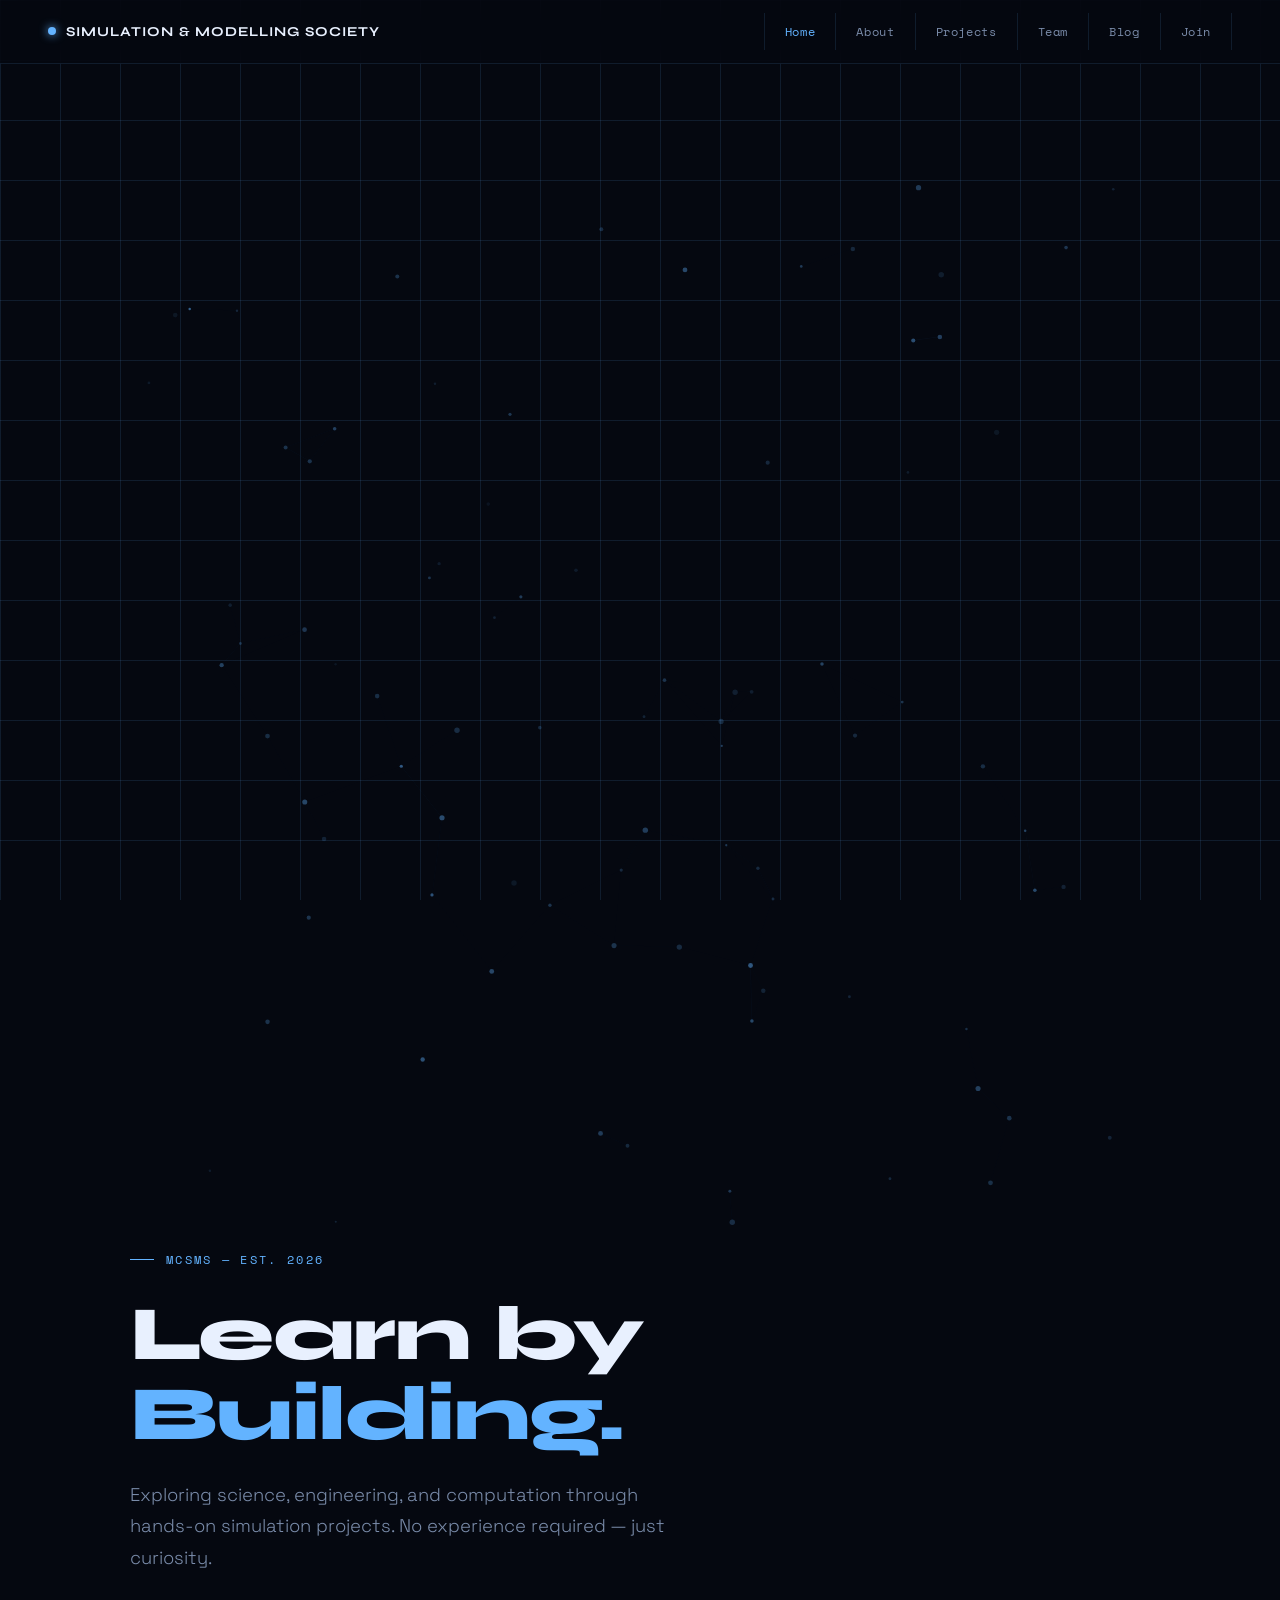
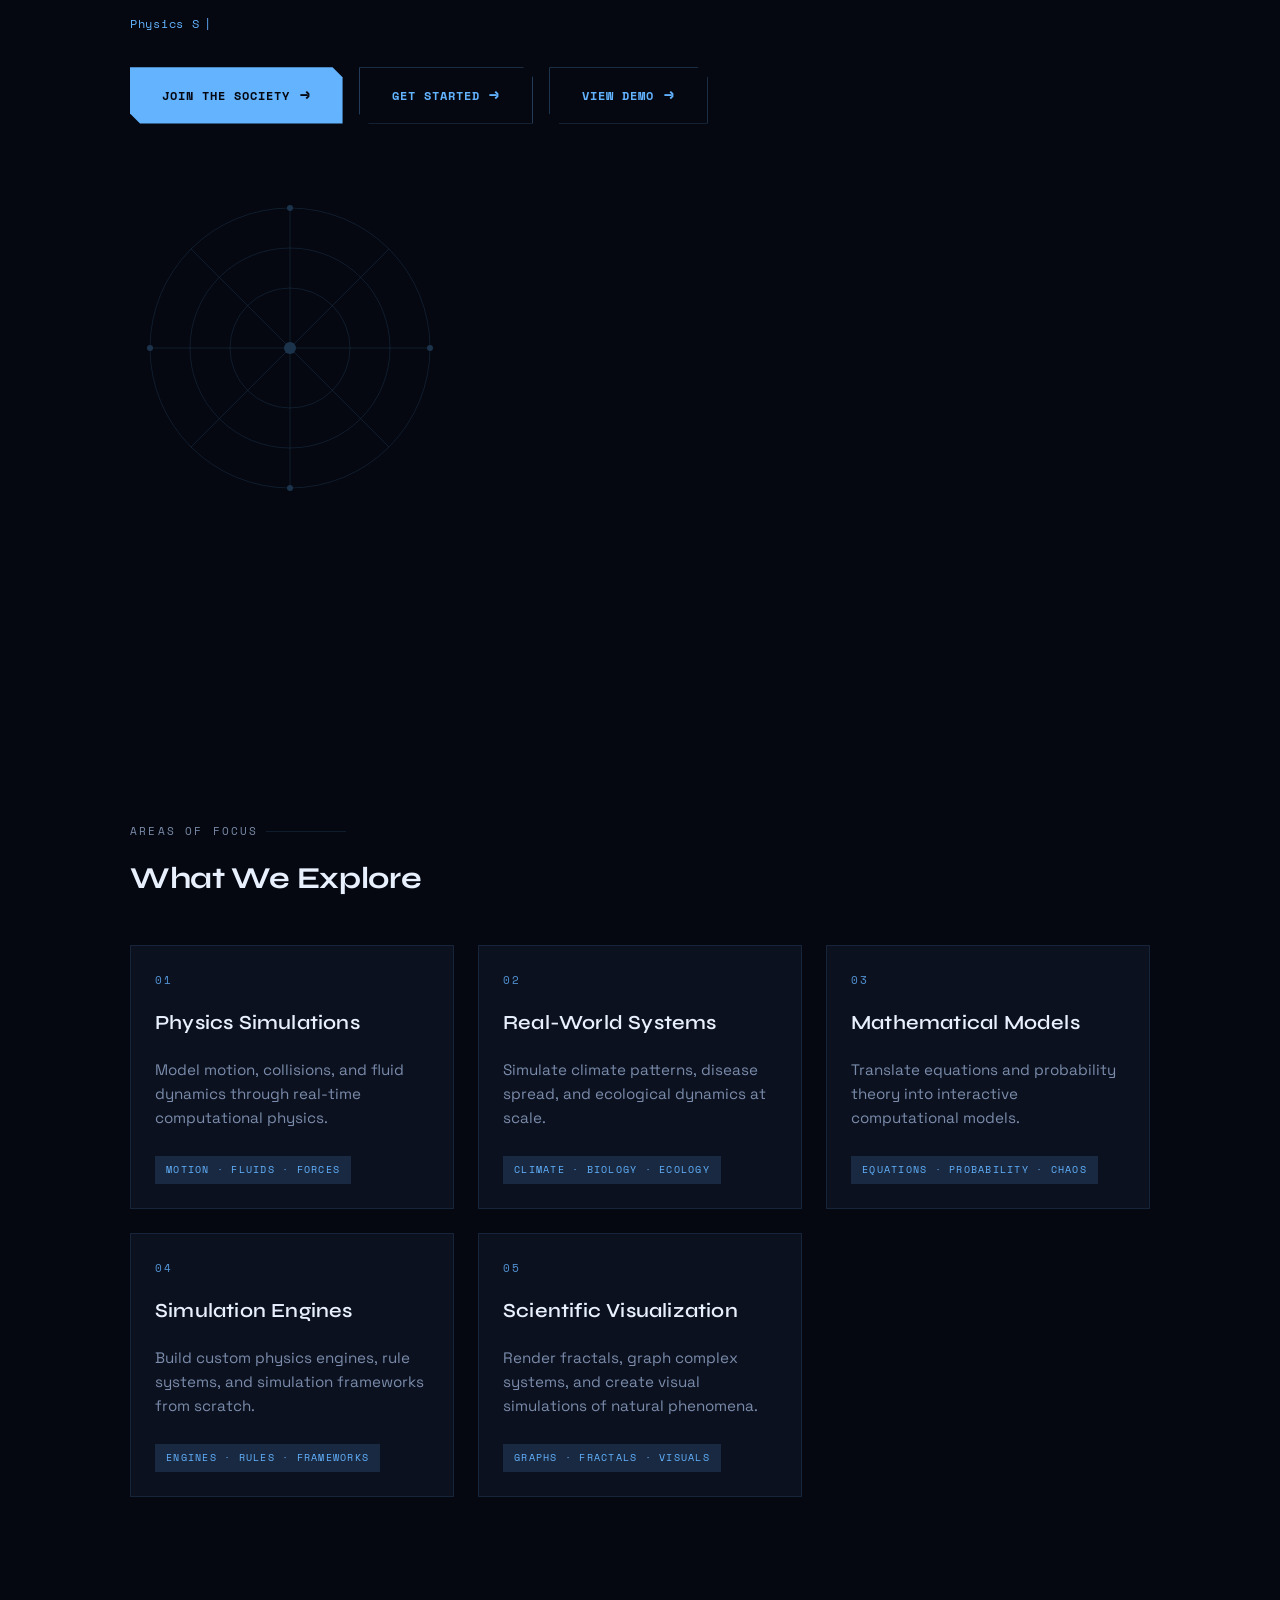
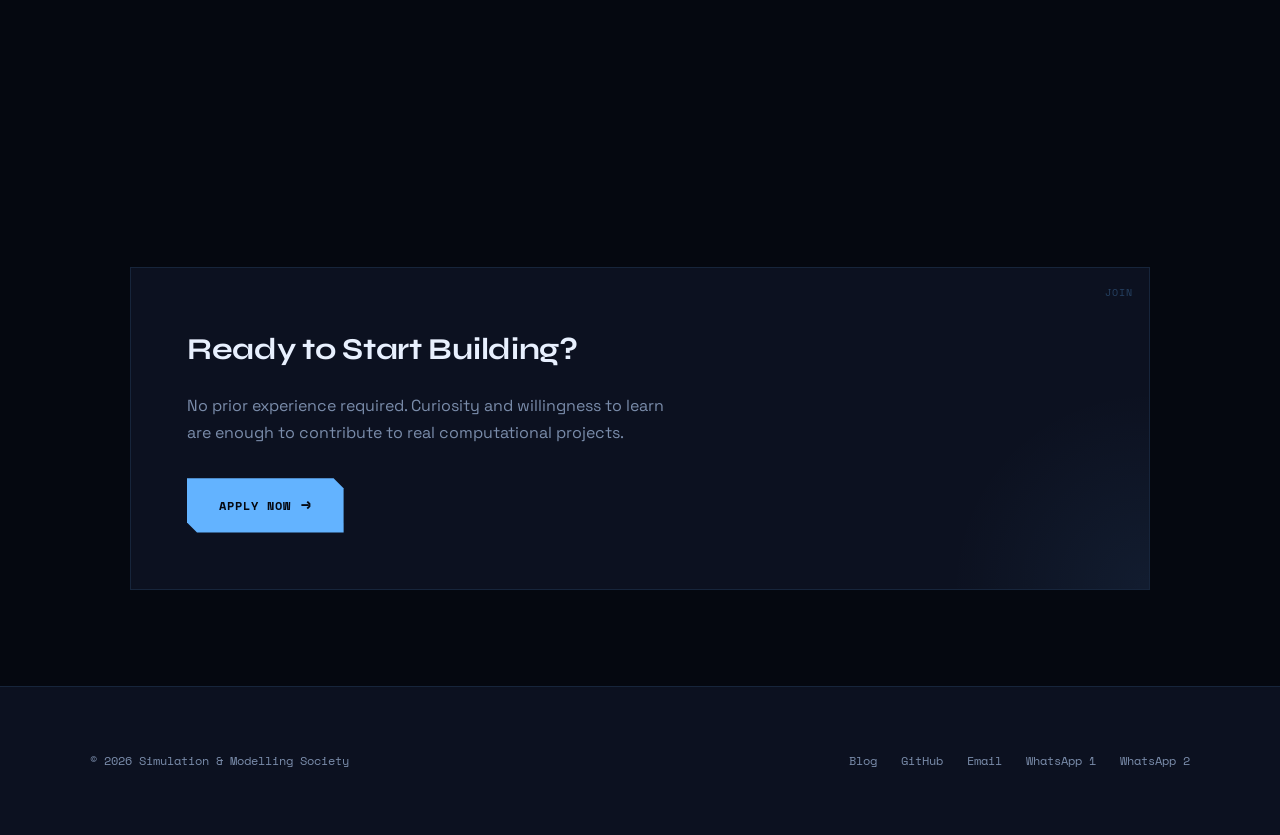
<file: index.html>
<!DOCTYPE html>
<html lang="en">
<head>
<meta charset="UTF-8">
<title>Simulation & Modelling Society</title>
<meta name="viewport" content="width=device-width, initial-scale=1">
<meta property="og:title" content="Simulation & Modelling Society" />
<meta property="og:description" content="Exploring science, engineering, and computation through simulation projects." />
<meta property="og:type" content="website" />
<meta property="og:url" content="https://mcsms-org.github.io/" />
<link rel="icon" type="image/png" href="/images/logos/logo.png">
<link rel="stylesheet" href="/css/style.css">
</head>
<body>

<nav>
  <a href="/index.html" class="nav-logo">
    <span>Simulation &amp; Modelling Society</span>
  </a>
  <div class="nav-links">
    <a href="/index.html">Home</a>
    <a href="/about.html">About</a>
    <a href="/projects.html">Projects</a>
    <a href="/members.html">Team</a>
    <a href="https://mcsms-org.blogspot.com/" target="_blank" rel="noopener">Blog</a>
    <a href="/join.html">Join</a>
  </div>
</nav>

<main class="container">

  <section class="hero">
    <div class="hero-label">MCSMS — Est. 2026</div>
    <h1>
      Learn by
      <span>Building.</span>
    </h1>
    <p>Exploring science, engineering, and computation through hands-on simulation projects. No experience required — just curiosity.</p>
    <div style="display: flex; gap: 1rem; flex-wrap: wrap;">
      <a href="/join.html" class="btn">Join the Society</a>
      <a href="/get-started.html" class="btn btn-outline">Get Started</a>
      <a href="/showcase/index.html" class="btn btn-outline">View Demo</a>
    </div>

    <!-- Decorative SVG -->
    <svg class="hero-deco" viewBox="0 0 320 320" fill="none" xmlns="http://www.w3.org/2000/svg" aria-hidden="true">
      <circle cx="160" cy="160" r="140" stroke="#63b3ff" stroke-width="0.5"/>
      <circle cx="160" cy="160" r="100" stroke="#63b3ff" stroke-width="0.5"/>
      <circle cx="160" cy="160" r="60" stroke="#63b3ff" stroke-width="0.5"/>
      <circle cx="160" cy="160" r="6" fill="#63b3ff"/>
      <line x1="20" y1="160" x2="300" y2="160" stroke="#63b3ff" stroke-width="0.5"/>
      <line x1="160" y1="20" x2="160" y2="300" stroke="#63b3ff" stroke-width="0.5"/>
      <line x1="61" y1="61" x2="259" y2="259" stroke="#63b3ff" stroke-width="0.5"/>
      <line x1="259" y1="61" x2="61" y2="259" stroke="#63b3ff" stroke-width="0.5"/>
      <circle cx="160" cy="20" r="3" fill="#63b3ff"/>
      <circle cx="300" cy="160" r="3" fill="#63b3ff"/>
      <circle cx="160" cy="300" r="3" fill="#63b3ff"/>
      <circle cx="20" cy="160" r="3" fill="#63b3ff"/>
    </svg>
  </section>


  <section class="reveal-pending">
    <div class="section-header">
      <div class="section-label">Start Here</div>
      <h2>What Is Simulation?</h2>
    </div>
    <div class="status-card">
      <span class="corner-mark">BASICS</span>
      <p>A simulation is a computer-made experiment. Instead of only learning a theory, we build a small model and watch how it behaves. We can simulate motion, disease spread, climate, particles, crowds, or even galaxies.</p>
      <p>You do not need to be an expert. You can start with simple visual experiments and learn step by step.</p>
    </div>
  </section>

  <section>
    <div class="section-header">
      <div class="section-label">Areas of focus</div>
      <h2>What We Explore</h2>
    </div>
    <div class="card-grid">
      <div class="card">
        <span class="card-num">01</span>
        <h3>Physics Simulations</h3>
        <p>Model motion, collisions, and fluid dynamics through real-time computational physics.</p>
        <span class="card-tag">Motion · Fluids · Forces</span>
      </div>
      <div class="card">
        <span class="card-num">02</span>
        <h3>Real-World Systems</h3>
        <p>Simulate climate patterns, disease spread, and ecological dynamics at scale.</p>
        <span class="card-tag">Climate · Biology · Ecology</span>
      </div>
      <div class="card">
        <span class="card-num">03</span>
        <h3>Mathematical Models</h3>
        <p>Translate equations and probability theory into interactive computational models.</p>
        <span class="card-tag">Equations · Probability · Chaos</span>
      </div>
      <div class="card">
        <span class="card-num">04</span>
        <h3>Simulation Engines</h3>
        <p>Build custom physics engines, rule systems, and simulation frameworks from scratch.</p>
        <span class="card-tag">Engines · Rules · Frameworks</span>
      </div>
      <div class="card">
        <span class="card-num">05</span>
        <h3>Scientific Visualization</h3>
        <p>Render fractals, graph complex systems, and create visual simulations of natural phenomena.</p>
        <span class="card-tag">Graphs · Fractals · Visuals</span>
      </div>
    </div>
  </section>

  <section class="reveal-pending">
    <div class="section-header">
      <div class="section-label">About Us</div>
      <h2>Who We Are</h2>
    </div>
    <div class="status-card">
      <p>Founded at Maliyadeva College in 2026, our society is a collective of students dedicated to bridging the gap between theoretical models and real-world implementation. We are a growing collective of students working on interdisciplinary computational projects.</p>
    </div>
  </section>

  <div class="cta-section">
    <span class="corner-mark">JOIN</span>
    <h2>Ready to Start Building?</h2>
    <p>No prior experience required. Curiosity and willingness to learn are enough to contribute to real computational projects.</p>
    <a href="/join.html" class="btn">Apply Now</a>
  </div>

</main>

<footer class="footer">
  <div class="footer-content">
    <p>&copy; 2026 Simulation & Modelling Society</p>
    <div class="footer-links">
      <a href="https://mcsms-org.blogspot.com/" target="_blank" rel="noopener">Blog</a>
      <a href="https://github.com/mcsms-org" target="_blank" rel="noopener">GitHub</a>
      <a href="mailto:simulationandmodellingsociety@gmail.com">Email</a>
      <a href="https://wa.me/94710638587" target="_blank" rel="noopener">WhatsApp 1</a>
      <a href="https://wa.me/94776526043" target="_blank" rel="noopener">WhatsApp 2</a>
    </div>
  </div>
</footer>

<script src="/main.js" defer></script>
</body>
</html>
</file>
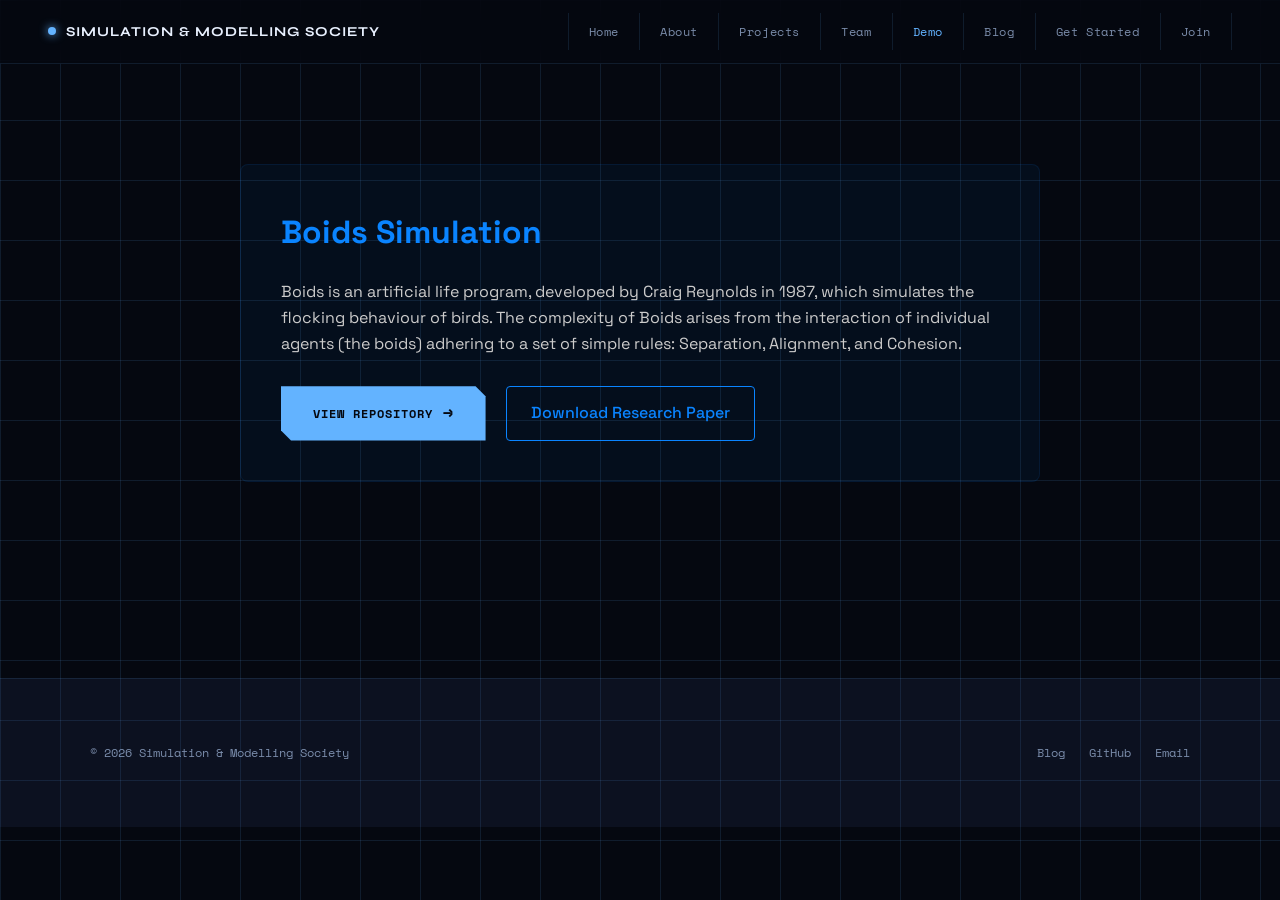
<file: showcase/index.html>
<!DOCTYPE html>
<html lang="en">
<head>
    <meta charset="UTF-8">
    <title>Boids Simulation - Showcase</title>
    <meta name="viewport" content="width=device-width, initial-scale=1.0">
    <link rel="icon" type="image/png" href="/images/logos/logo.png">
    <link rel="stylesheet" href="/css/style.css">
    <style>
        .showcase-content {
            max-width: 800px;
            margin: 100px auto;
            padding: 40px;
            background: rgba(10, 132, 255, 0.05);
            border: 1px solid rgba(10, 132, 255, 0.1);
            border-radius: 8px;
        }
        .showcase-content h1 {
            color: #0A84FF;
            margin-bottom: 20px;
        }
        .showcase-content p {
            line-height: 1.6;
            margin-bottom: 30px;
            color: #ccc;
        }
        .links-group {
            display: flex;
            gap: 20px;
            flex-wrap: wrap;
        }
        .btn-secondary {
            display: inline-block;
            padding: 12px 24px;
            border-radius: 4px;
            text-decoration: none;
            font-weight: 500;
            transition: all 0.2s;
            border: 1px solid #0A84FF;
            color: #0A84FF;
        }
        .btn-secondary:hover {
            background: rgba(10, 132, 255, 0.1);
        }
    </style>
</head>
<body>
    <nav>
      <a href="/index.html" class="nav-logo">
        <span>Simulation & Modelling Society</span>
      </a>
      <div class="nav-links">
        <a href="/index.html">Home</a>
        <a href="/about.html">About</a>
        <a href="/projects.html">Projects</a>
        <a href="/members.html">Team</a>
        <a href="/showcase/index.html" class="active">Demo</a>
        <a href="https://mcsms-org.blogspot.com/" target="_blank" rel="noopener">Blog</a>
        <a href="/get-started.html">Get Started</a>
        <a href="/join.html">Join</a>
      </div>
    </nav>

    <main class="container">
        <div class="showcase-content">
            <h1>Boids Simulation</h1>
            <p>
                Boids is an artificial life program, developed by Craig Reynolds in 1987, which simulates the flocking behaviour of birds. 
                The complexity of Boids arises from the interaction of individual agents (the boids) adhering to a set of simple rules: 
                Separation, Alignment, and Cohesion.
            </p>
            
            <div class="links-group">
                <a href="https://github.com/mcsms-org/boids-sim" target="_blank" rel="noopener" class="btn">View Repository</a>
                <a href="https://team.inria.fr/imagine/files/2014/10/flocks-hers-and-schools.pdf" target="_blank" rel="noopener" class="btn-secondary">Download Research Paper</a>
            </div>
        </div>
    </main>

    <footer class="footer">
      <div class="footer-content">
        <p>&copy; 2026 Simulation & Modelling Society</p>
        <div class="footer-links">
          <a href="https://mcsms-org.blogspot.com/" target="_blank" rel="noopener">Blog</a>
          <a href="https://github.com/mcsms-org" target="_blank" rel="noopener">GitHub</a>
          <a href="mailto:simulationandmodellingsociety@gmail.com">Email</a>
        </div>
      </div>
    </footer>
    <script src="/main.js" defer></script>
</body>
</html>
</file>
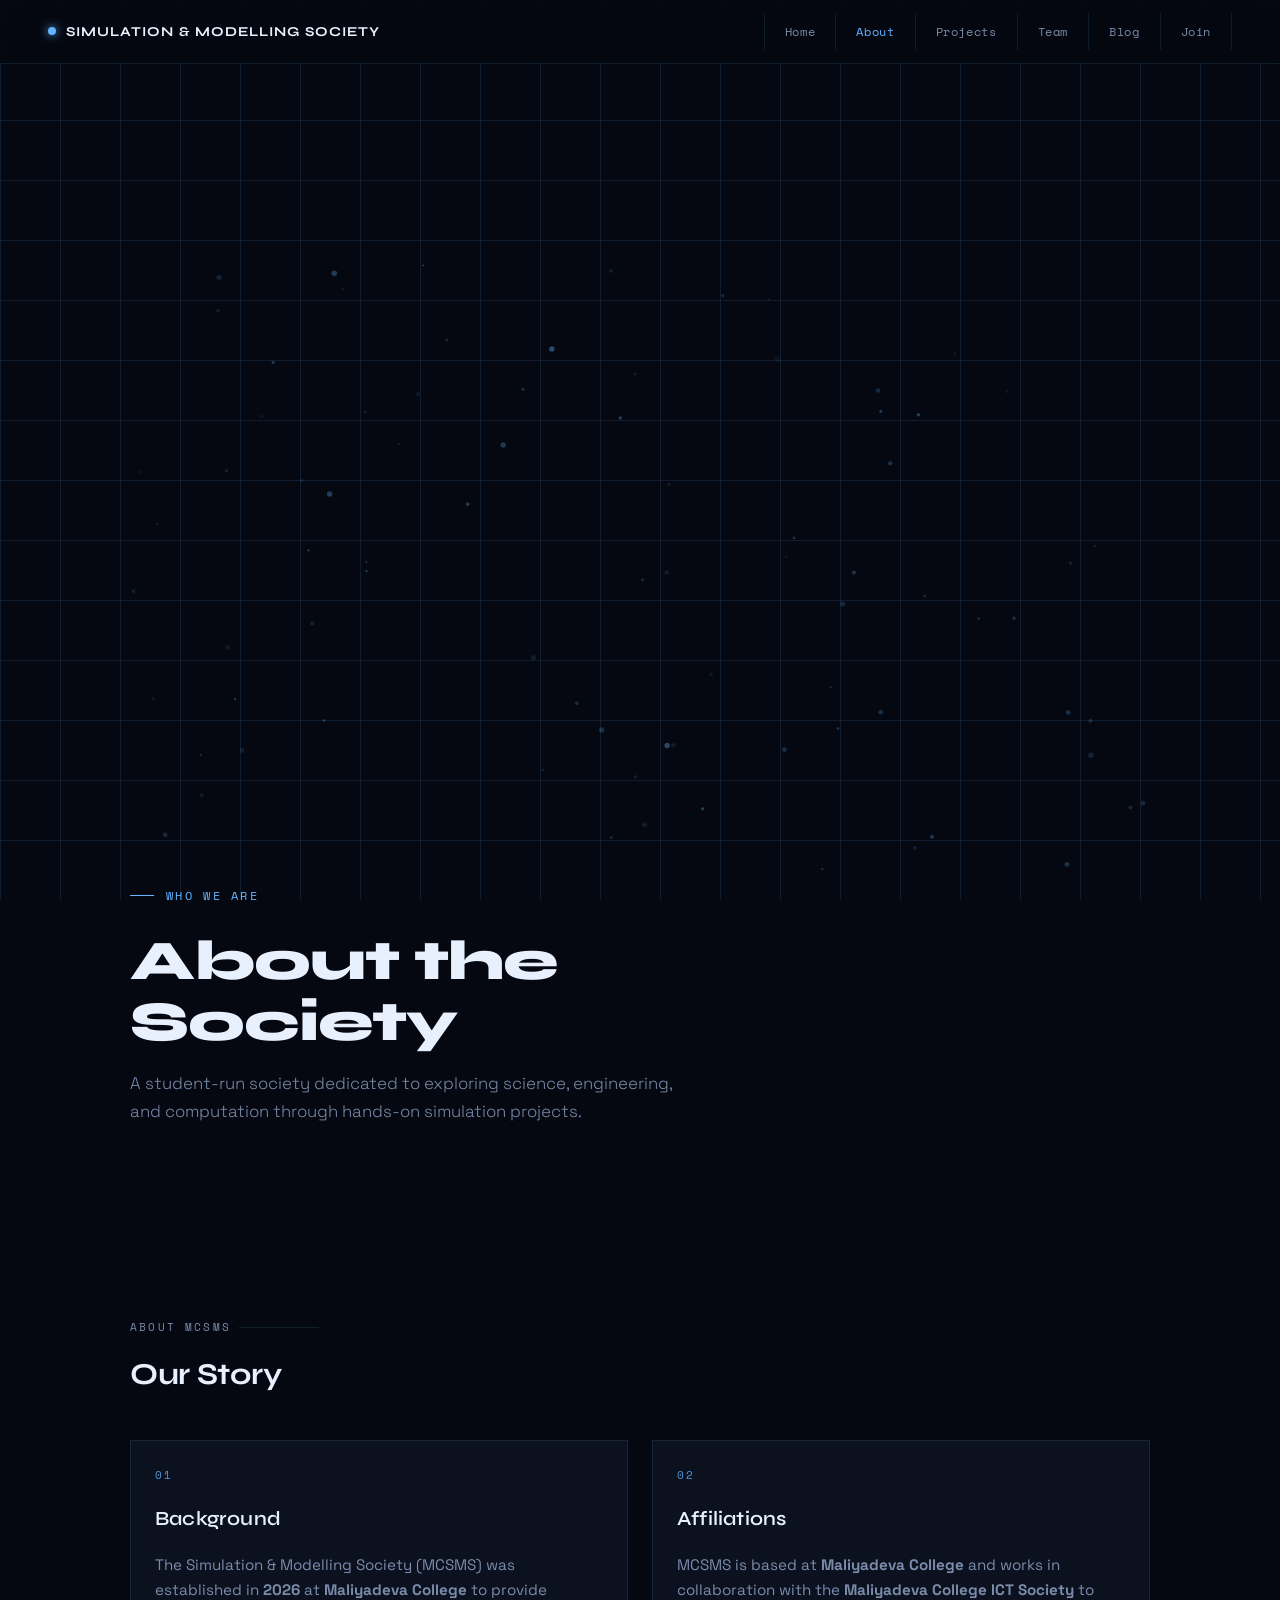
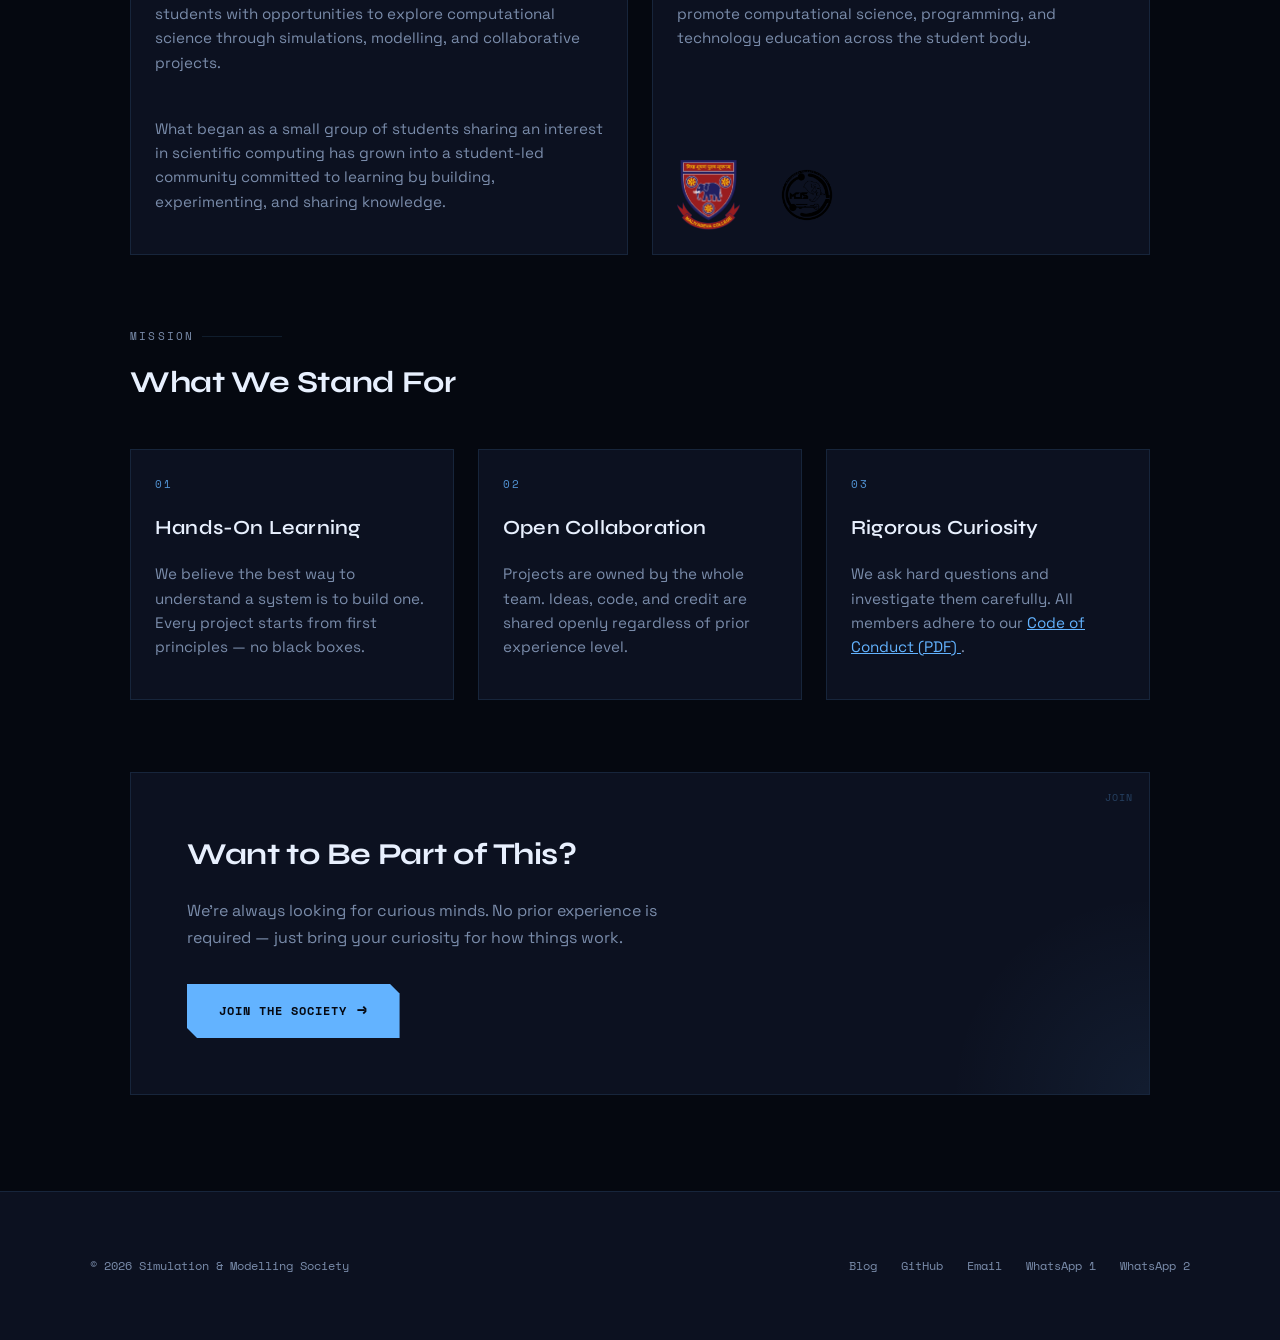
<file: about.html>
<!DOCTYPE html>
<html lang="en">
<head>
  <meta charset="UTF-8">
  <meta name="viewport" content="width=device-width, initial-scale=1.0">

  <title>About | Simulation &amp; Modelling Society (MCSMS)</title>
  <meta name="description" content="Learn about the Simulation & Modelling Society (MCSMS) at Maliyadeva College — a student-led community dedicated to computational science and engineering.">

  <!-- Open Graph / Social Media -->
  <meta property="og:title" content="About | Simulation &amp; Modelling Society">
  <meta property="og:description" content="A student-run society exploring science, engineering, and computation through hands-on simulation projects.">
  <meta property="og:type" content="website">
  <meta property="og:url" content="https://mcsms-org.github.io/about.html">
  <meta property="og:image" content="https://mcsms-org.github.io/images/logos/logo.png">

  <!-- Twitter Card Data -->
  <meta name="twitter:card" content="summary_large_image">
  <meta name="twitter:title" content="About | Simulation &amp; Modelling Society">
  <meta name="twitter:description" content="A student-run society exploring science, engineering, and computation through hands-on simulation projects.">
  <meta name="twitter:image" content="https://mcsms-org.github.io/images/logos/logo.png">

  <!-- Favicon and Styles -->
  <link rel="icon" type="image/png" href="/images/logos/logo.png">
  <link rel="stylesheet" href="/css/style.css">

  <!-- Embedded Component Styles -->
  <style>
    /* Apply consistent top spacing across all major sections */
    main.container > section,
    .cta-section {
      margin-top: 4.5rem; /* Adjust this value to make the gap larger or smaller */
    }
    .logos-inline {
      display: flex;
      gap: 2rem;
      align-items: center;
      margin-top: 1.5rem;
      flex-wrap: wrap;
    }

    .logos-inline img {
      height: 70px;
      width: auto;
      object-fit: contain;
      transition: transform 0.2s ease;
    }

    .logos-inline img:hover {
      transform: scale(1.03);
    }

    @media (max-width: 768px) {
      .logos-inline {
        justify-content: center;
      }

      .logos-inline img {
        height: 55px;
      }
    }
  </style>

  <!-- Structured Data for Search Engines -->
  <script type="application/ld+json">
  {
    "@context": "https://schema.org",
    "@type": "EducationalOrganization",
    "name": "Simulation & Modelling Society",
    "alternateName": "MCSMS",
    "url": "https://mcsms-org.github.io/about.html",
    "logo": "https://mcsms-org.github.io/images/logos/logo.png",
    "parentOrganization": {
      "@type": "School",
      "name": "Maliyadeva College"
    },
    "email": "simulationandmodellingsociety@gmail.com",
    "sameAs": [
      "https://mcsms-org.blogspot.com/",
      "https://github.com/mcsms-org"
    ]
  }
  </script>
</head>

<body>

  <!-- Primary Navigation -->
  <nav aria-label="Main Navigation">
    <a href="/index.html" class="nav-logo">
      <span>Simulation &amp; Modelling Society</span>
    </a>

    <div class="nav-links">
      <a href="/index.html">Home</a>
      <a href="/about.html" class="active" aria-current="page">About</a>
      <a href="/projects.html">Projects</a>
      <a href="/members.html">Team</a>
      <a href="https://mcsms-org.blogspot.com/" target="_blank" rel="noopener noreferrer">Blog</a>
      <a href="/join.html">Join</a>
    </div>
  </nav>

  <main class="container" id="main-content">

    <!-- Hero Header Section -->
    <section class="page-title hero">
      <div class="hero-label">Who We Are</div>
      <h1>About the<br>Society</h1>
      <p>
        A student-run society dedicated to exploring science,
        engineering, and computation through hands-on simulation
        projects.
      </p>
    </section>

    <!-- Our Story & Affiliations -->
    <section aria-labelledby="story-heading">
      <div class="section-header">
        <div class="section-label">About MCSMS</div>
        <h2 id="story-heading">Our Story</h2>
      </div>

      <div class="card-grid">
        <div class="card">
          <span class="card-num">01</span>
          <h3>Background</h3>
          <p>
            The Simulation &amp; Modelling Society (MCSMS) was established in
            <strong>2026</strong> at <strong>Maliyadeva College</strong> to
            provide students with opportunities to explore computational science
            through simulations, modelling, and collaborative projects.
          </p>
          <p style="margin-top: 1rem;">
            What began as a small group of students sharing an interest in
            scientific computing has grown into a student-led community committed
            to learning by building, experimenting, and sharing knowledge.
          </p>
        </div>

        <div class="card">
          <span class="card-num">02</span>
          <h3>Affiliations</h3>
          <p>
            MCSMS is based at <strong>Maliyadeva College</strong> and works in
            collaboration with the <strong>Maliyadeva College ICT Society</strong>
            to promote computational science, programming, and technology
            education across the student body.
          </p>

          <div class="logos-inline">
            <img src="/images/logos/crest-c.png" alt="Maliyadeva College Crest" loading="lazy">
            <img src="/images/logos/ict_society.png" alt="Maliyadeva College ICT Society Emblem" loading="lazy">
          </div>
        </div>
      </div>
    </section>

    <!-- Mission & Pillars -->
    <section aria-labelledby="mission-heading">
      <div class="section-header">
        <div class="section-label">Mission</div>
        <h2 id="mission-heading">What We Stand For</h2>
      </div>

      <div class="card-grid">
        <div class="card">
          <span class="card-num">01</span>
          <h3>Hands-On Learning</h3>
          <p>
            We believe the best way to understand a system is to build one.
            Every project starts from first principles — no black boxes.
          </p>
        </div>

        <div class="card">
          <span class="card-num">02</span>
          <h3>Open Collaboration</h3>
          <p>
            Projects are owned by the whole team. Ideas, code, and credit are
            shared openly regardless of prior experience level.
          </p>
        </div>

        <div class="card">
          <span class="card-num">03</span>
          <h3>Rigorous Curiosity</h3>
          <p>
            We ask hard questions and investigate them carefully. All members adhere
            to our
            <a href="/code.pdf" target="_blank" rel="noopener noreferrer" style="color: var(--accent, #0066cc);">
              Code of Conduct (PDF)
            </a>.
          </p>
        </div>
      </div>
    </section>

    <!-- Call to Action -->
    <section class="cta-section" aria-label="Join Call to Action">
      <span class="corner-mark">JOIN</span>
      <h2>Want to Be Part of This?</h2>
      <p>
        We're always looking for curious minds. No prior experience is required —
        just bring your curiosity for how things work.
      </p>
      <a href="/join.html" class="btn">Join the Society</a>
    </section>

  </main>

  <!-- Footer -->
  <footer class="footer" aria-label="Footer Navigation">
    <div class="footer-content">
      <p>&copy; 2026 Simulation &amp; Modelling Society</p>

      <div class="footer-links">
        <a href="https://mcsms-org.blogspot.com/" target="_blank" rel="noopener noreferrer">Blog</a>
        <a href="https://github.com/mcsms-org" target="_blank" rel="noopener noreferrer">GitHub</a>
        <a href="mailto:simulationandmodellingsociety@gmail.com">Email</a>
        <a href="https://wa.me/94710638587" target="_blank" rel="noopener noreferrer" aria-label="WhatsApp Contact 1">WhatsApp 1</a>
        <a href="https://wa.me/94776526043" target="_blank" rel="noopener noreferrer" aria-label="WhatsApp Contact 2">WhatsApp 2</a>
      </div>
    </div>
  </footer>

  <script src="/main.js" defer></script>
</body>
</html>
</file>
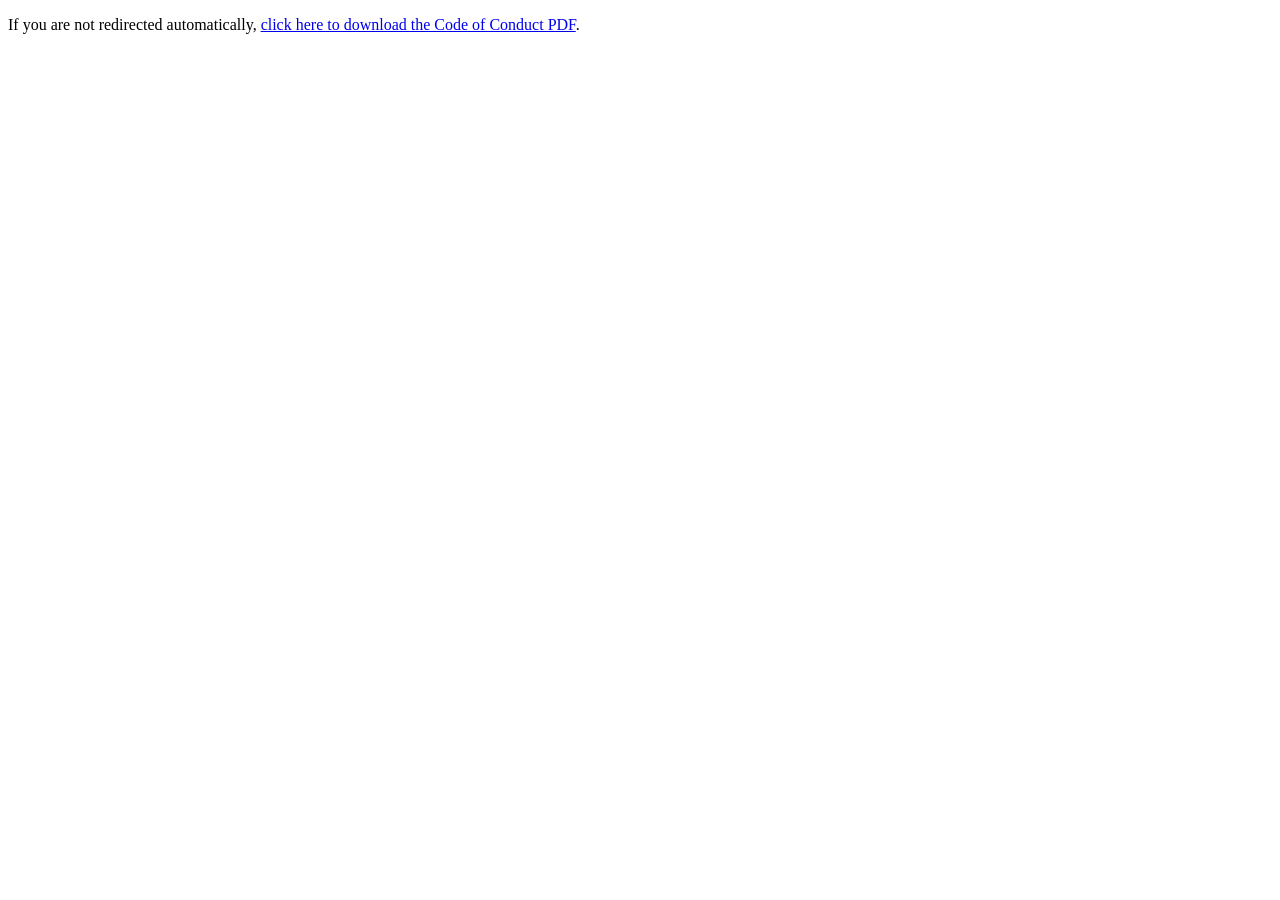
<file: code.html>
<!DOCTYPE html>
<html lang="en">
<head>
<meta charset="UTF-8">
<meta http-equiv="refresh" content="0; url=/code.pdf">
<title>Redirecting to Code of Conduct...</title>
</head>
<body>
  <p>If you are not redirected automatically, <a href="/code.pdf">click here to download the Code of Conduct PDF</a>.</p>
</body>
</html>
</file>
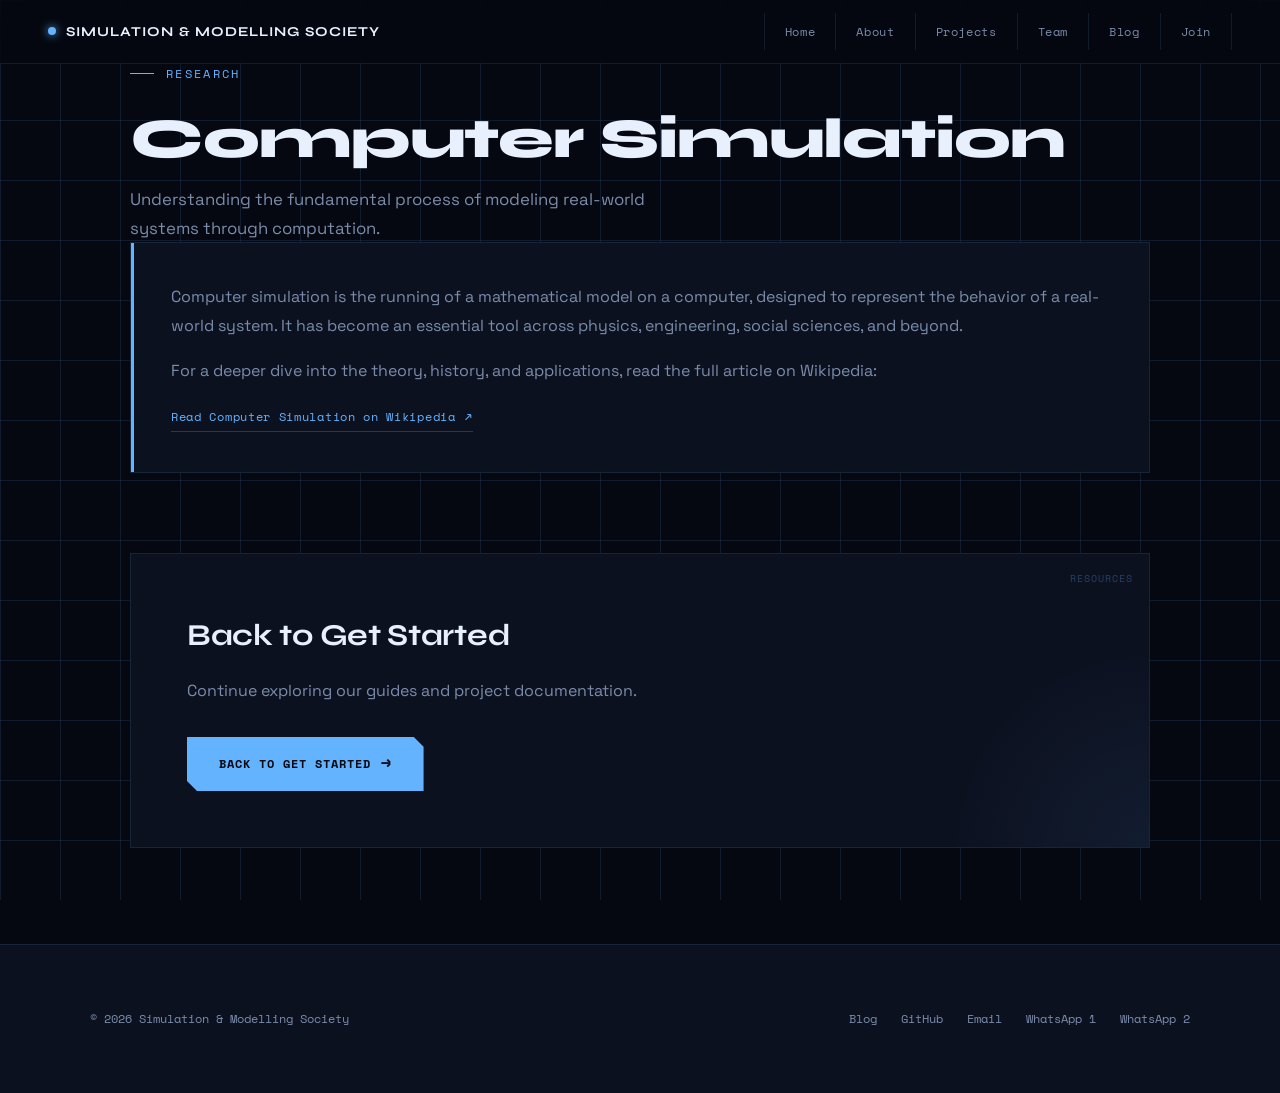
<file: computer-simulations-wiki.html>
<!DOCTYPE html>
<html lang="en">
<head>
<meta charset="UTF-8">
<title>Computer Simulation | Simulation & Modelling Society</title>
<meta name="viewport" content="width=device-width, initial-scale=1">
<link rel="icon" type="image/png" href="/images/logos/logo.png">
<link rel="stylesheet" href="/css/style.css">
</head>
<body>

<nav>
  <a href="/index.html" class="nav-logo">
    <span>Simulation &amp; Modelling Society</span>
  </a>
  <div class="nav-links">
    <a href="/index.html">Home</a>
    <a href="/about.html">About</a>
    <a href="/projects.html">Projects</a>
    <a href="/members.html">Team</a>
    <a href="https://mcsms-org.blogspot.com/" target="_blank" rel="noopener">Blog</a>
    <a href="/join.html">Join</a>
  </div>
</nav>

<main class="container">
  <div class="page-title">
    <div class="hero-label">Research</div>
    <h1>Computer Simulation</h1>
    <p>Understanding the fundamental process of modeling real-world systems through computation.</p>
  </div>

  <section class="status-card">
    <p>Computer simulation is the running of a mathematical model on a computer, designed to represent the behavior of a real-world system. It has become an essential tool across physics, engineering, social sciences, and beyond.</p>
    <p style="margin-top: 1rem;">For a deeper dive into the theory, history, and applications, read the full article on Wikipedia:</p>
    <a href="https://en.wikipedia.org/wiki/Computer_simulation" class="resource-link" target="_blank" rel="noopener">
        <span>Read Computer Simulation on Wikipedia</span>
        <span class="resource-link-arrow">↗</span>
    </a>
  </section>

  <div class="cta-section">
    <span class="corner-mark">RESOURCES</span>
    <h2>Back to Get Started</h2>
    <p>Continue exploring our guides and project documentation.</p>
    <a href="/get-started.html" class="btn">Back to Get Started</a>
  </div>
</main>

<footer class="footer">
  <div class="footer-content">
    <p>&copy; 2026 Simulation & Modelling Society</p>
    <div class="footer-links">
      <a href="https://mcsms-org.blogspot.com/" target="_blank" rel="noopener">Blog</a>
      <a href="https://github.com/mcsms-org" target="_blank" rel="noopener">GitHub</a>
      <a href="mailto:simulationandmodellingsociety@gmail.com">Email</a>
      <a href="https://wa.me/94710638587" target="_blank" rel="noopener">WhatsApp 1</a>
      <a href="https://wa.me/94776526043" target="_blank" rel="noopener">WhatsApp 2</a>
    </div>
  </div>
</footer>
<script src="/main.js" defer></script>
</body>
</html>
</file>
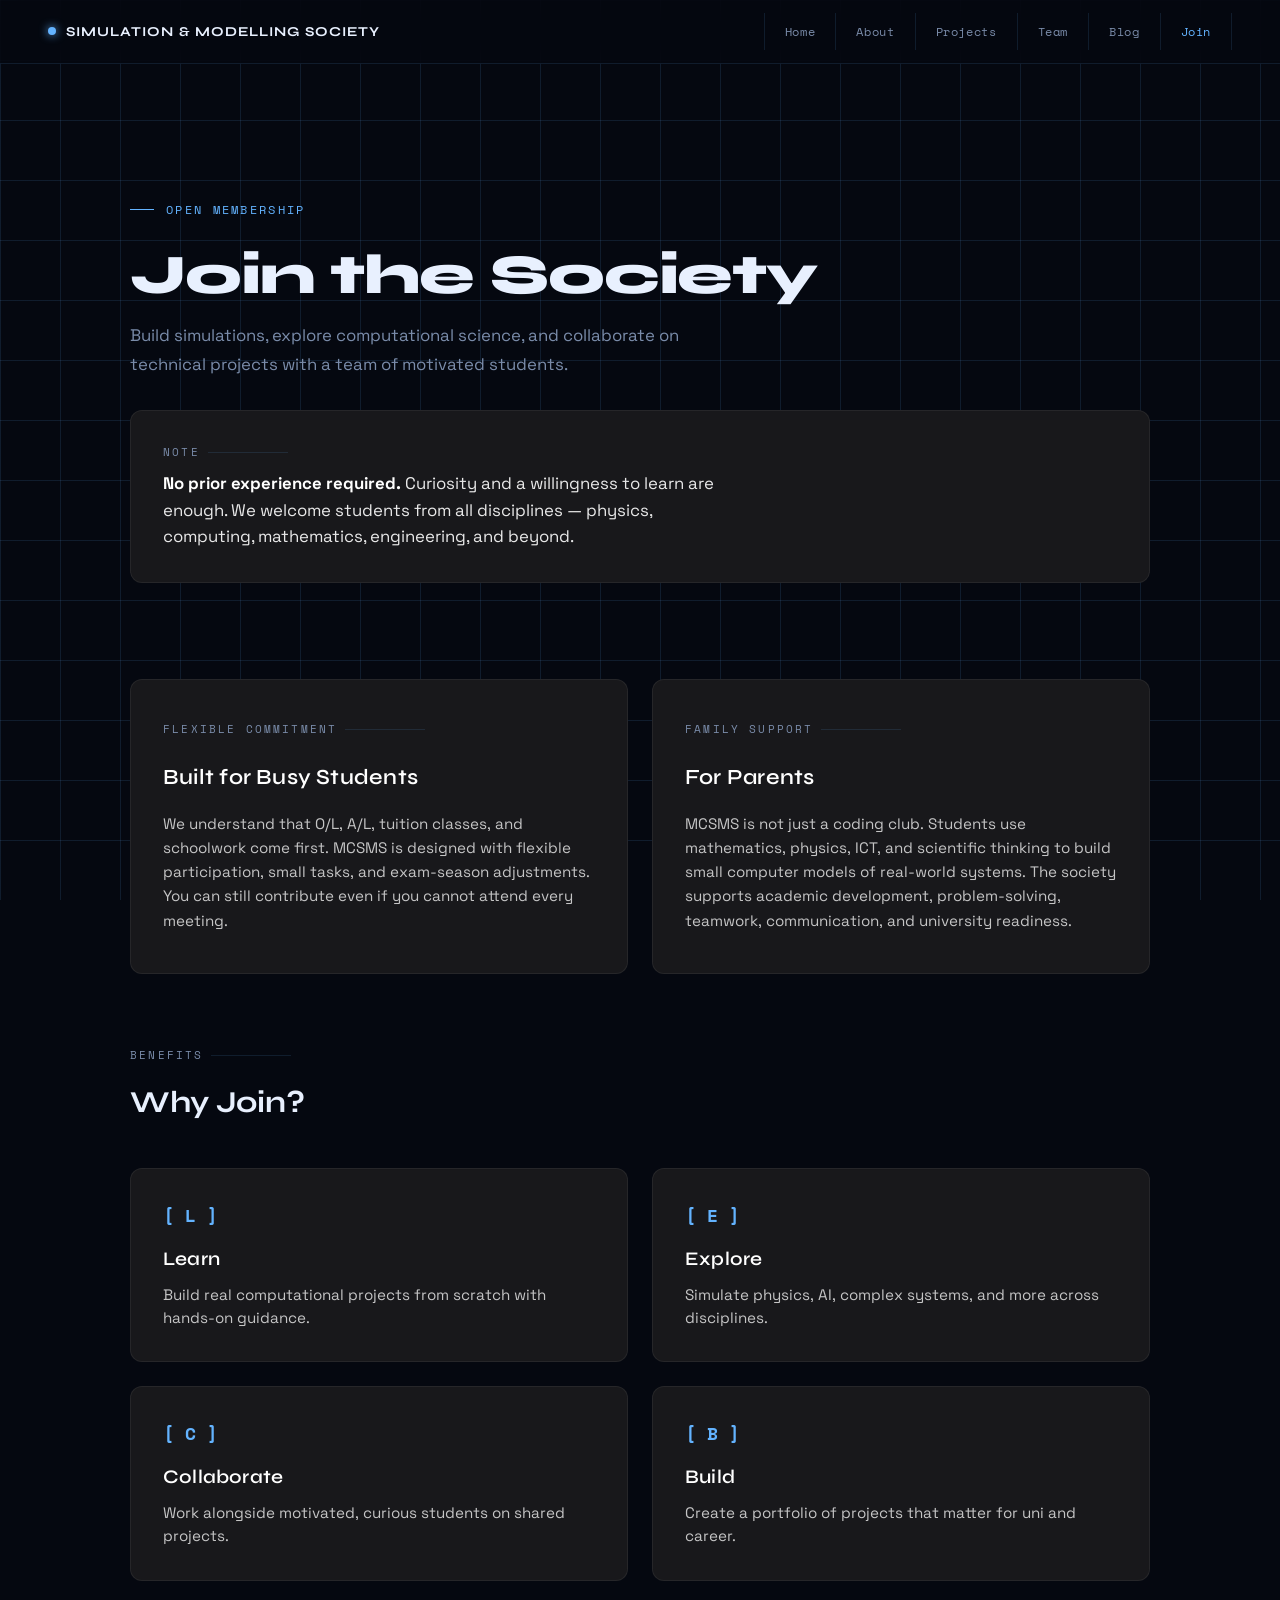
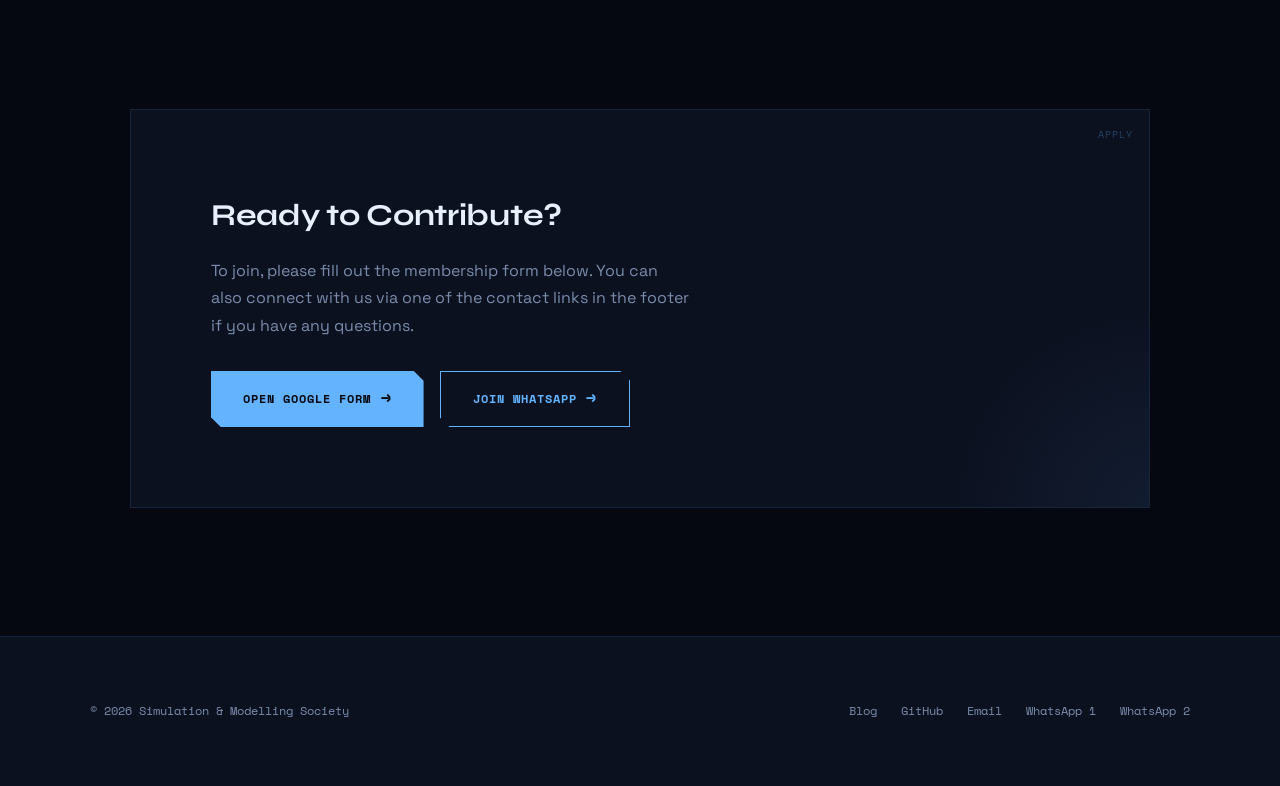
<file: join.html>
<!DOCTYPE html>
<html lang="en">
<head>
  <meta charset="UTF-8">
  <meta name="viewport" content="width=device-width, initial-scale=1.0">

  <title>Join | Simulation &amp; Modelling Society (MCSMS)</title>
  <meta name="description" content="Join the Simulation & Modelling Society. No prior experience required—just curiosity.">

  <!-- Open Graph / Social Media -->
  <meta property="og:title" content="Join | Simulation &amp; Modelling Society">
  <meta property="og:description" content="Build simulations, explore computational science, and collaborate on technical projects.">
  <meta property="og:type" content="website">
  <meta property="og:url" content="https://mcsms-org.github.io/join.html">
  <meta property="og:image" content="https://mcsms-org.github.io/images/logos/logo.png">

  <!-- Twitter Card Data -->
  <meta name="twitter:card" content="summary_large_image">
  <meta name="twitter:title" content="Join | Simulation &amp; Modelling Society">
  <meta name="twitter:description" content="Build simulations, explore computational science, and collaborate on technical projects.">
  <meta name="twitter:image" content="https://mcsms-org.github.io/images/logos/logo.png">

  <!-- Favicon and Styles -->
  <link rel="icon" type="image/png" href="/images/logos/logo.png">
  <link rel="stylesheet" href="/css/style.css">

  <!-- Embedded Component Styles -->
  <style>
    /* Consistent spacing between all major sections */
    main.container > section,
    .cta-section {
      margin-top: 4.5rem;
    }

    /* Prevent hero bottom spacing overlap */
    .page-title {
      margin-bottom: 0;
      padding-bottom: 1.5rem;
    }

    .page-title p {
      margin-bottom: 0;
    }

    /* --- Note Box (Matches other solid card styles) --- */
    .note-box {
      background: #18181b;
      border: 1px solid rgba(120, 120, 120, 0.15);
      border-radius: 12px;
      padding: 2rem;
      margin-top: 2rem;
    }

    .note-box .section-label {
      margin-bottom: 0.5rem;
    }

    .note-box p {
      margin: 0;
      font-size: 1.05rem;
      line-height: 1.6;
      color: rgba(255, 255, 255, 0.9);
    }

    .note-box strong {
      color: #ffffff;
    }

    /* --- Info Cards (Commitment & Parents) --- */
    .info-grid {
      display: grid;
      grid-template-columns: 1fr 1fr;
      gap: 1.5rem;
      margin-top: 1.5rem;
    }

    .info-card {
      background: #18181b;
      border: 1px solid rgba(120, 120, 120, 0.15);
      border-radius: 12px;
      padding: 2.5rem 2rem;
      display: flex;
      flex-direction: column;
      height: 100%;
      transition: transform 0.2s ease, border-color 0.2s ease, box-shadow 0.2s ease;
    }

    .info-card:hover {
      transform: translateY(-5px);
      border-color: rgba(99, 179, 255, 0.4);
      box-shadow: 0 12px 30px rgba(0, 0, 0, 0.2);
    }

    .info-card h3 {
      margin: 0.5rem 0 1rem 0;
      font-size: 1.35rem;
      color: #ffffff;
    }

    .info-card p {
      margin: 0;
      color: rgba(255, 255, 255, 0.75);
      line-height: 1.6;
      font-size: 0.95rem;
    }

    /* --- Benefits 2x2 Grid --- */
    .benefits-grid {
      display: grid;
      grid-template-columns: repeat(2, 1fr);
      gap: 1.5rem;
      margin-top: 1.5rem;
    }

    .benefit-card {
      background: #18181b;
      border: 1px solid rgba(120, 120, 120, 0.15);
      border-radius: 12px;
      padding: 2rem;
      display: flex;
      flex-direction: column;
      height: 100%;
      transition: transform 0.2s ease, border-color 0.2s ease, box-shadow 0.2s ease;
    }

    .benefit-card:hover {
      transform: translateY(-5px);
      border-color: rgba(99, 179, 255, 0.4);
      box-shadow: 0 12px 30px rgba(0, 0, 0, 0.2);
    }

    .benefit-icon {
      font-family: var(--font-mono, monospace);
      font-size: 1.1rem;
      font-weight: 700;
      color: var(--accent, #0066cc);
      margin-bottom: 0.75rem;
      display: block;
    }

    .benefit-card h3 {
      margin: 0 0 0.5rem 0;
      font-size: 1.2rem;
      color: #ffffff;
    }

    .benefit-card p {
      margin: 0;
      font-size: 0.95rem;
      color: rgba(255, 255, 255, 0.75);
      line-height: 1.5;
    }

    /* --- CTA Buttons Group --- */
    .btn-group {
      display: flex;
      gap: 1rem;
      justify-content: flex-start;
      margin-top: 2rem;
    }

    .btn.btn-outline {
      background: transparent;
      border: 1px solid var(--accent, #0066cc);
      color: var(--accent, #0066cc);
    }

    .btn.btn-outline:hover {
      background: rgba(0, 102, 204, 0.1);
    }

    /* --- Responsive Adjustments --- */
    @media (max-width: 768px) {
      main.container > section,
      .cta-section {
        margin-top: 3rem;
      }

      .info-grid,
      .benefits-grid {
        grid-template-columns: 1fr;
      }

      .btn-group {
        flex-direction: column;
      }

      .btn-group .btn {
        width: 100%;
        text-align: center;
      }
    }
  </style>
</head>

<body class="page-spaced">

  <!-- Primary Navigation -->
  <nav aria-label="Main Navigation">
    <a href="/index.html" class="nav-logo">
      <span>Simulation &amp; Modelling Society</span>
    </a>
    <div class="nav-links">
      <a href="/index.html">Home</a>
      <a href="/about.html">About</a>
      <a href="/projects.html">Projects</a>
      <a href="/members.html">Team</a>
      <a href="https://mcsms-org.blogspot.com/" target="_blank" rel="noopener noreferrer">Blog</a>
      <a href="/join.html" class="active" aria-current="page">Join</a>
    </div>
  </nav>

  <main class="container" id="main-content">

    <!-- Hero Header Section -->
    <section class="page-title">
      <div>
        <div class="hero-label">Open Membership</div>
        <h1>Join the Society</h1>
        <p>Build simulations, explore computational science, and collaborate on technical projects with a team of motivated students.</p>
      </div>

      <!-- Note Box -->
      <div class="note-box">
        <div class="section-label">Note</div>
        <p>
          <strong>No prior experience required.</strong> Curiosity and a willingness to learn are enough. We welcome students from all disciplines — physics, computing, mathematics, engineering, and beyond.
        </p>
      </div>
    </section>

    <!-- Information Sections (Commitment & Parents) -->
    <section aria-label="Commitment and Support Information">
      <div class="info-grid">
        
        <!-- Flexible Commitment Card -->
        <article class="info-card">
          <div class="section-label">Flexible Commitment</div>
          <h3>Built for Busy Students</h3>
          <p>
            We understand that O/L, A/L, tuition classes, and schoolwork come first. MCSMS is designed with flexible participation, small tasks, and exam-season adjustments. You can still contribute even if you cannot attend every meeting.
          </p>
        </article>

        <!-- Family Support Card -->
        <article class="info-card">
          <div class="section-label">Family Support</div>
          <h3>For Parents</h3>
          <p>
            MCSMS is not just a coding club. Students use mathematics, physics, ICT, and scientific thinking to build small computer models of real-world systems. The society supports academic development, problem-solving, teamwork, communication, and university readiness.
          </p>
        </article>

      </div>
    </section>

    <!-- Benefits Section (2x2 Grid) -->
    <section aria-labelledby="benefits-heading">
      <div class="section-header">
        <div class="section-label">Benefits</div>
        <h2 id="benefits-heading">Why Join?</h2>
      </div>

      <div class="benefits-grid">
        <article class="benefit-card">
          <span class="benefit-icon">[ L ]</span>
          <h3>Learn</h3>
          <p>Build real computational projects from scratch with hands-on guidance.</p>
        </article>

        <article class="benefit-card">
          <span class="benefit-icon">[ E ]</span>
          <h3>Explore</h3>
          <p>Simulate physics, AI, complex systems, and more across disciplines.</p>
        </article>

        <article class="benefit-card">
          <span class="benefit-icon">[ C ]</span>
          <h3>Collaborate</h3>
          <p>Work alongside motivated, curious students on shared projects.</p>
        </article>

        <article class="benefit-card">
          <span class="benefit-icon">[ B ]</span>
          <h3>Build</h3>
          <p>Create a portfolio of projects that matter for uni and career.</p>
        </article>
      </div>
    </section>

    <!-- Call to Action -->
    <section class="cta-section" aria-label="Apply to Join">
      <span class="corner-mark">APPLY</span>
      <h2>Ready to Contribute?</h2>
      <p>
        To join, please fill out the membership form below. You can also connect with us via one of the contact links in the footer if you have any questions.
      </p>
      
      <div class="btn-group">
        <!-- Main Form Link (/viewform) -->
        <a href="https://docs.google.com/forms/d/1QAQ9lk9LTNKgBGnnJqEYFJ9LVULyghigWNefAnbMd48/viewform" target="_blank" rel="noopener noreferrer" class="btn">
          Open Google Form
        </a>
        <!-- WhatsApp Link -->
        <a href="https://chat.whatsapp.com/HU9NOJpJCBEJmp4VDI8OQ8" target="_blank" rel="noopener noreferrer" class="btn btn-outline">
          Join WhatsApp
        </a>
      </div>
    </section>

  </main>

  <!-- Footer -->
  <footer class="footer" aria-label="Footer Navigation">
    <div class="footer-content">
      <p>&copy; 2026 Simulation &amp; Modelling Society</p>
      <div class="footer-links">
        <a href="https://mcsms-org.blogspot.com/" target="_blank" rel="noopener noreferrer">Blog</a>
        <a href="https://github.com/mcsms-org" target="_blank" rel="noopener noreferrer">GitHub</a>
        <a href="mailto:simulationandmodellingsociety@gmail.com">Email</a>
        <a href="https://wa.me/94710638587" target="_blank" rel="noopener noreferrer" aria-label="WhatsApp Contact 1">WhatsApp 1</a>
        <a href="https://wa.me/94776526043" target="_blank" rel="noopener noreferrer" aria-label="WhatsApp Contact 2">WhatsApp 2</a>
      </div>
    </div>
  </footer>

  <script src="/main.js" defer></script>
</body>
</html>
</file>
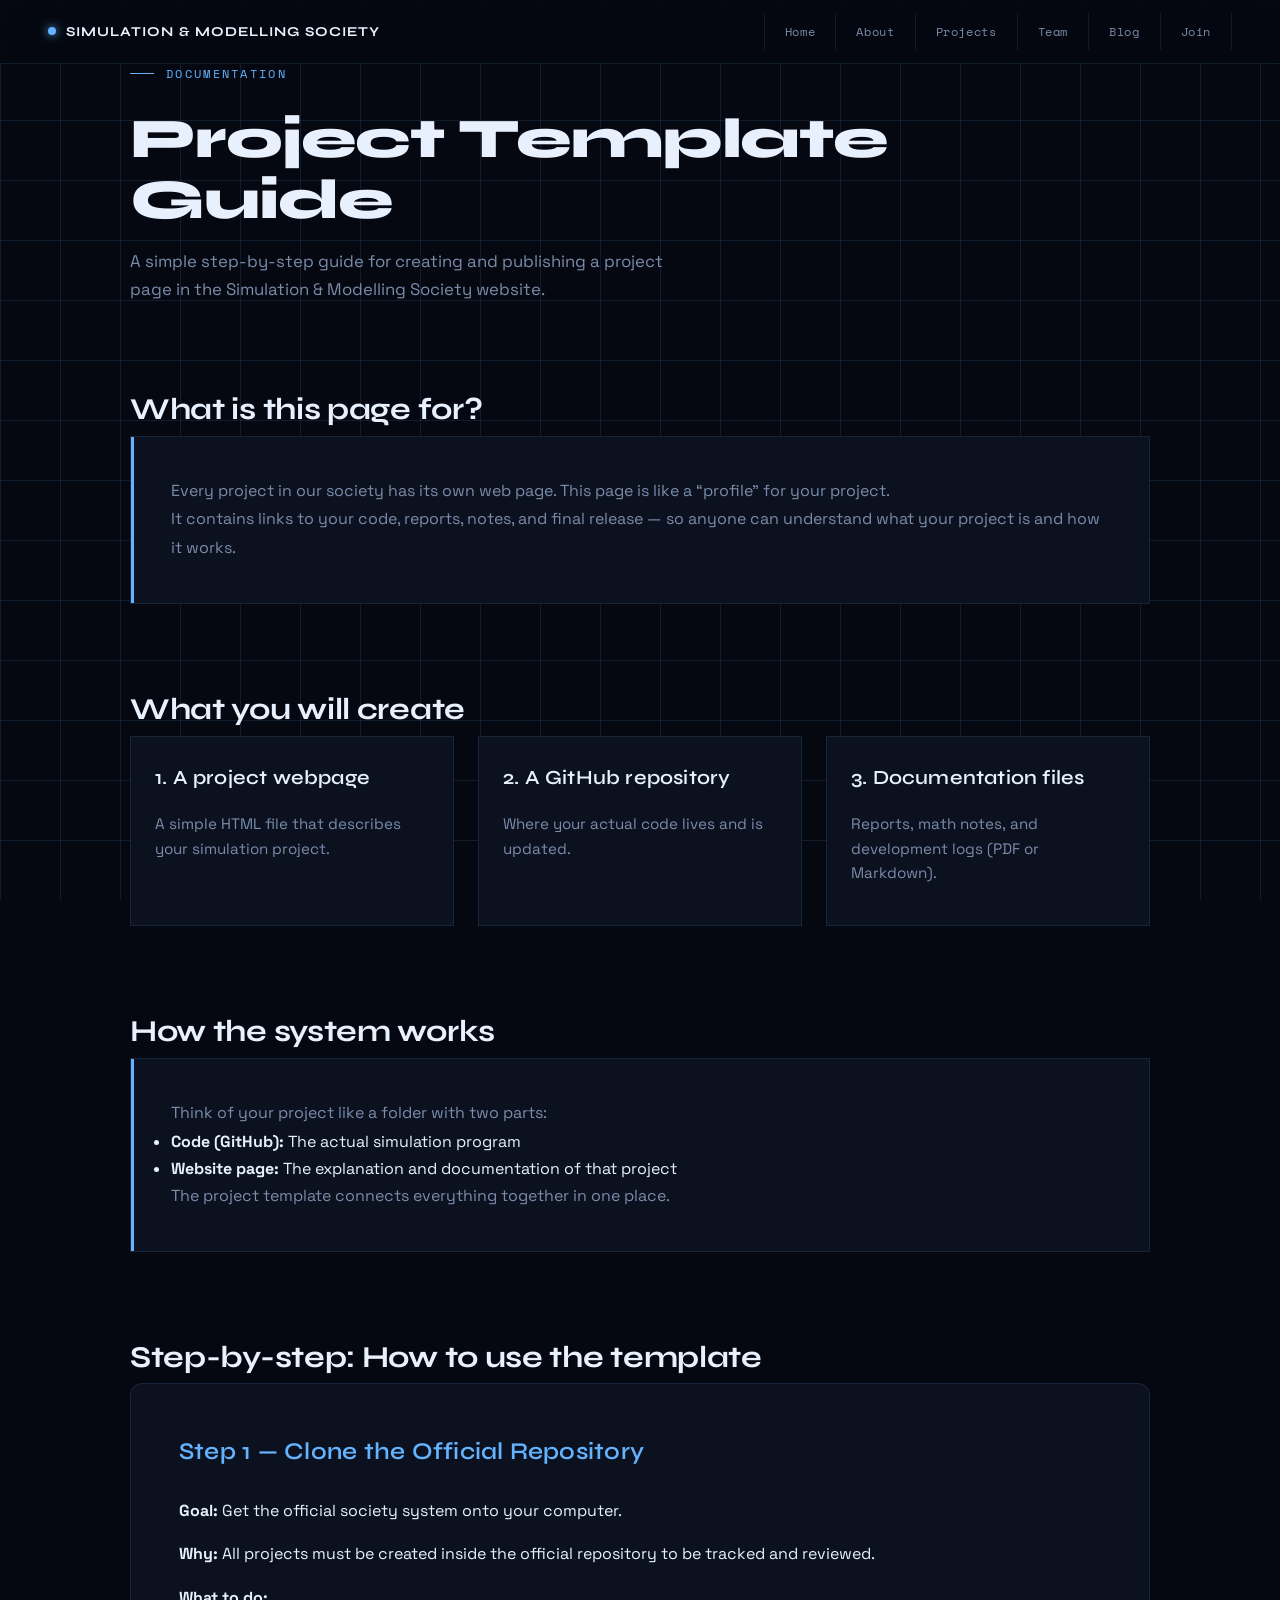
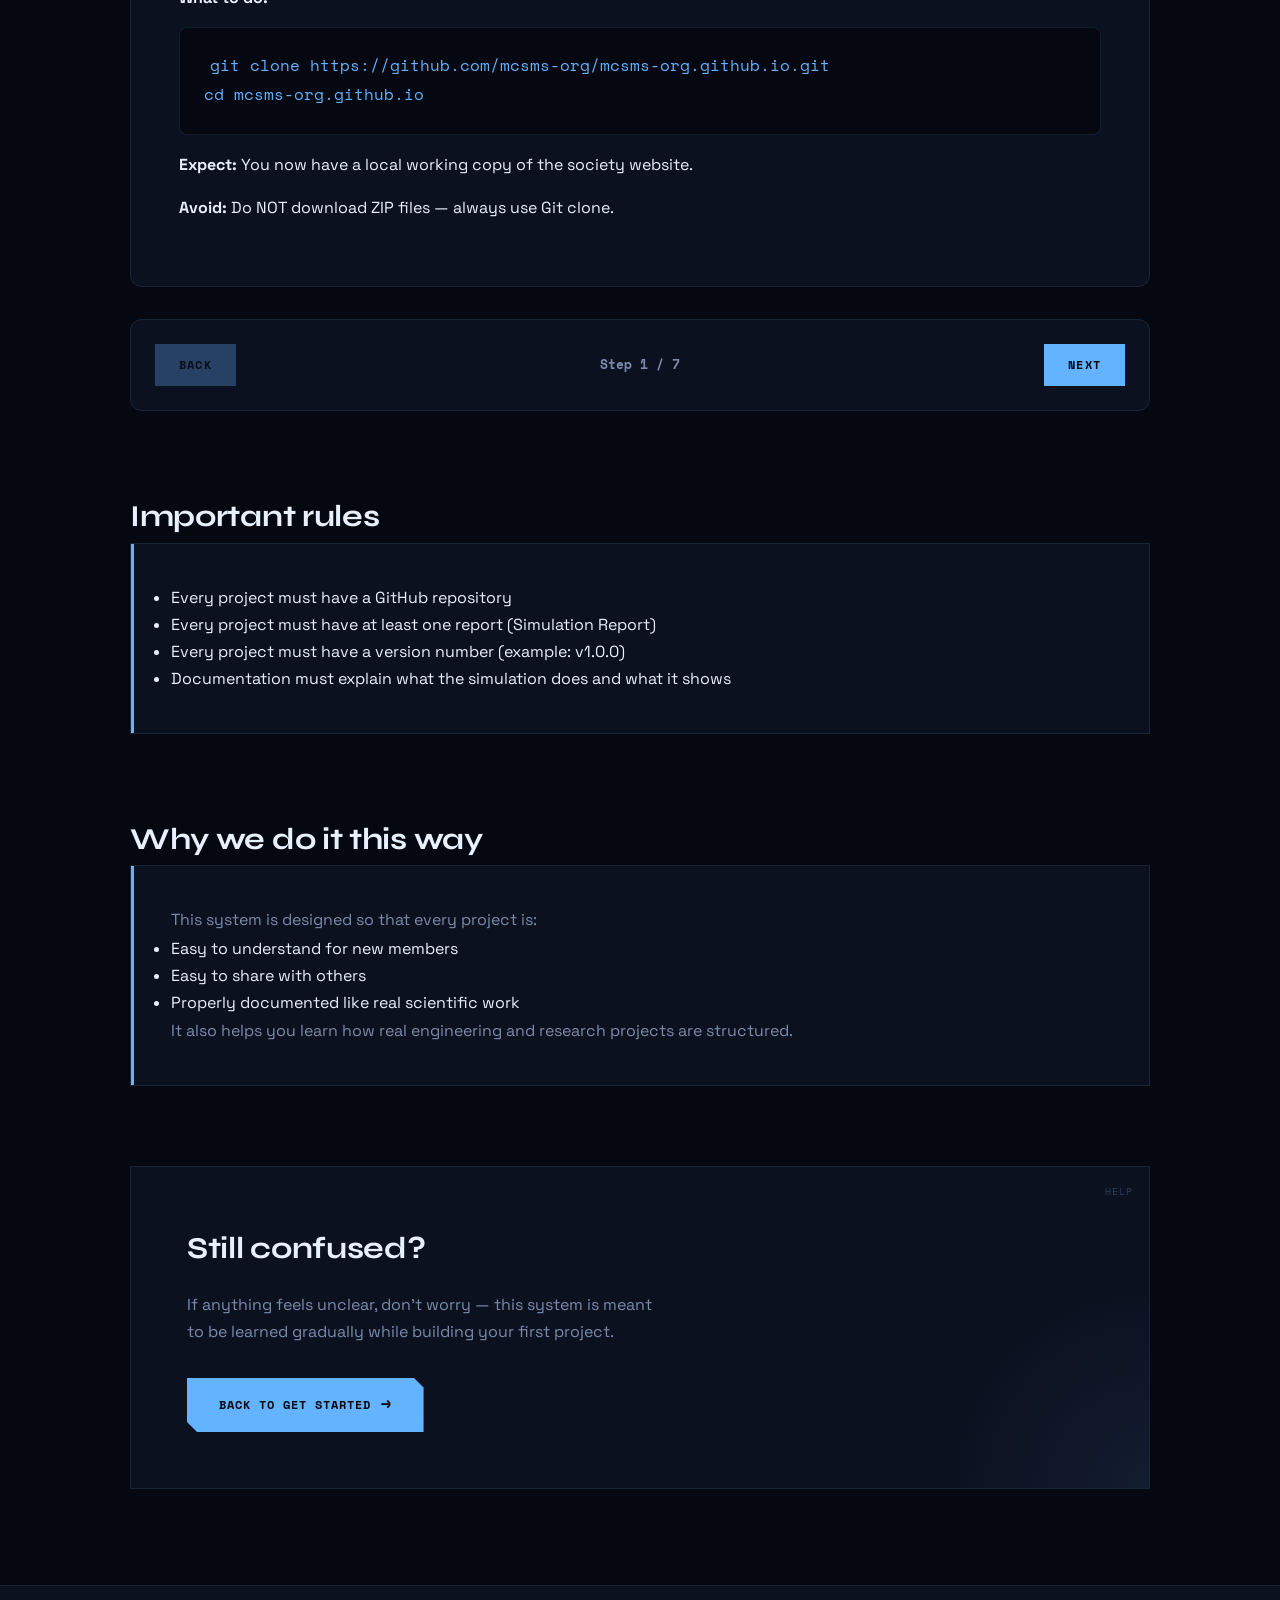
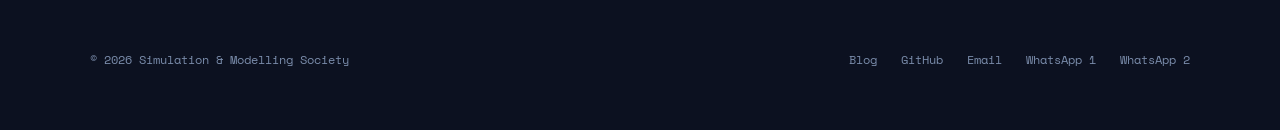
<file: project-template-guide.html>
<!DOCTYPE html>
<html lang="en">
<head>
<meta charset="UTF-8">
<title>Project Template Guide | Simulation & Modelling Society</title>
<meta name="viewport" content="width=device-width, initial-scale=1">
<link rel="icon" type="image/png" href="/images/logos/logo.png">
<link rel="stylesheet" href="/css/style.css">
</head>
<body>

<nav>
  <a href="/index.html" class="nav-logo">
    <span>Simulation &amp; Modelling Society</span>
  </a>
  <div class="nav-links">
    <a href="/index.html">Home</a>
    <a href="/about.html">About</a>
    <a href="/projects.html">Projects</a>
    <a href="/members.html">Team</a>
    <a href="https://mcsms-org.blogspot.com/" target="_blank" rel="noopener">Blog</a>
    <a href="/join.html">Join</a>
  </div>
</nav>

<main class="container">

  <div class="page-title">
    <div class="hero-label">Documentation</div>
    <h1>Project Template Guide</h1>
    <p>A simple step-by-step guide for creating and publishing a project page in the Simulation & Modelling Society website.</p>
  </div>

  <section style="margin-top: 5rem;">
    <h2>What is this page for?</h2>
    <div class="status-card">
      <p>
        Every project in our society has its own web page.  
        This page is like a “profile” for your project.
      </p>

      <p>
        It contains links to your code, reports, notes, and final release — so anyone can understand what your project is and how it works.
      </p>
    </div>
  </section>

  <!-- SIMPLE OVERVIEW -->
  <section style="margin-top: 5rem;">
    <h2>What you will create</h2>

    <div class="card-grid">

      <div class="card">
        <h3>1. A project webpage</h3>
        <p>A simple HTML file that describes your simulation project.</p>
      </div>

      <div class="card">
        <h3>2. A GitHub repository</h3>
        <p>Where your actual code lives and is updated.</p>
      </div>

      <div class="card">
        <h3>3. Documentation files</h3>
        <p>Reports, math notes, and development logs (PDF or Markdown).</p>
      </div>

    </div>
  </section>

  <!-- HOW IT WORKS -->
  <section style="margin-top: 5rem;">
    <h2>How the system works</h2>

    <div class="status-card">
      <p>
        Think of your project like a folder with two parts:
      </p>

      <ul>
        <li><strong>Code (GitHub):</strong> The actual simulation program</li>
        <li><strong>Website page:</strong> The explanation and documentation of that project</li>
      </ul>

      <p>
        The project template connects everything together in one place.
      </p>
    </div>
  </section>

  <!-- STEP BY STEP -->
  <section style="margin-top: 5rem;">
    <h2>Step-by-step: How to use the template</h2>

    <div id="stepper">

      <!-- STEP 1 -->
      <div class="step active">
        <h3>Step 1 — Clone the Official Repository</h3>
        <p><strong>Goal:</strong> Get the official society system onto your computer.</p>
        <p><strong>Why:</strong> All projects must be created inside the official repository to be tracked and reviewed.</p>
        <p><strong>What to do:</strong></p>
        <pre><code>git clone https://github.com/mcsms-org/mcsms-org.github.io.git
cd mcsms-org.github.io</code></pre>
        <p><strong>Expect:</strong> You now have a local working copy of the society website.</p>
        <p><strong>Avoid:</strong> Do NOT download ZIP files — always use Git clone.</p>
      </div>

      <!-- STEP 2 -->
      <div class="step">
        <h3>Step 2 — Create a New Branch</h3>
        <p><strong>Goal:</strong> Create a safe workspace for your project.</p>
        <p><strong>Why:</strong> Prevents breaking the main website while you develop.</p>
        <p><strong>What to do:</strong></p>
        <pre><code>git checkout -b project-your-name</code></pre>
        <p><strong>Expect:</strong> You are now working inside a separate branch.</p>
        <p><strong>Avoid:</strong> Never edit main directly.</p>
      </div>

      <!-- STEP 3 -->
      <div class="step">
        <h3>Step 3 — Create Project Folder from Template</h3>
        <p><strong>Goal:</strong> Create a structured project workspace.</p>
        <p><strong>What to do:</strong></p>
        <ol>
          <li>Copy <code>templates/project-ex.html</code></li>
          <li>Paste into <code>projects/project-your-name/</code></li>
          <li>Rename main file to <code>index.html</code></li>
        </ol>
        <p><strong>Structure:</strong></p>
        <pre>projects/project-your-name/
    index.html
    simulation-report.pdf
    technical-report.pdf
    math-notes.pdf
    dev-log.md
    release-notes.md
    assets/</pre>
        <p><strong>Expect:</strong> A self-contained project directory.</p>
      </div>

      <!-- STEP 4 -->
      <div class="step">
        <h3>Step 4 — Fill Project Content</h3>
        <p><strong>Goal:</strong> Document your simulation properly.</p>
        <p><strong>What to do:</strong> Edit <code>index.html</code>:</p>
        <ul>
          <li>Project title & abstract (2–3 lines)</li>
          <li>Tags (Physics / Math / Systems etc.)</li>
          <li>GitHub repository link</li>
          <li>Report links (PDFs)</li>
          <li>Dev logs (Markdown)</li>
          <li>Release notes & Contributors</li>
        </ul>
        <p><strong>Avoid:</strong> Leaving placeholder links (#) in the final version.</p>
      </div>

      <!-- STEP 5 -->
      <div class="step">
        <h3>Step 5 — Commit and Push</h3>
        <p><strong>Goal:</strong> Upload your project to the online repository.</p>
        <p><strong>What to do:</strong></p>
        <pre><code>git add .
git commit -m "Add project: your project name"
git push origin project-your-name</code></pre>
        <p><strong>Expect:</strong> Your project exists on GitHub under your branch.</p>
        <p><strong>Avoid:</strong> Forgetting to push (project stays local).</p>
      </div>

      <!-- STEP 6 -->
      <div class="step">
        <h3>Step 6 — Create Pull Request (PR)</h3>
        <p><strong>Goal:</strong> Submit your project for review.</p>
        <p><strong>Why:</strong> This is the official “publication gate” of the society.</p>
        <p><strong>What to do:</strong> On GitHub, click "Compare & Pull Request". Describe what the simulation does, files included, and key results.</p>
        <p><strong>Expect:</strong> Your project enters the review stage.</p>
      </div>

      <!-- STEP 7 -->
      <div class="step">
        <h3>Step 7 — Register Project on Website</h3>
        <p><strong>Goal:</strong> Make your project visible on the public Projects page.</p>
        <p><strong>What to do:</strong> Open <code>projects/projects-index.json</code> and add your new project object to the list:</p>
        <pre><code>{
  "id": "your-project-name",
  "title": "Your Project Title",
  "description": "Short description of your simulation.",
  "tags": ["Tag1", "Tag2"],
  "link": "projects/your-project-name/"
}</code></pre>
        <p><strong>Expect:</strong> Your project will appear automatically on the Projects page.</p>
      </div>

    </div>

    <!-- CONTROLS -->
    <div class="step-controls">
      <button id="prevBtn" disabled>Back</button>
      <span id="stepIndicator">Step 1 / 7</span>
      <button id="nextBtn">Next</button>
    </div>
  </section>

  <!-- IMPORTANT RULES -->
  <section style="margin-top: 5rem;">
    <h2>Important rules</h2>

    <div class="status-card">

      <ul>
        <li>Every project must have a GitHub repository</li>
        <li>Every project must have at least one report (Simulation Report)</li>
        <li>Every project must have a version number (example: v1.0.0)</li>
        <li>Documentation must explain what the simulation does and what it shows</li>
      </ul>

    </div>
  </section>

  <!-- WHY THIS MATTERS -->
  <section style="margin-top: 5rem;">
    <h2>Why we do it this way</h2>

    <div class="status-card">
      <p>
        This system is designed so that every project is:
      </p>

      <ul>
        <li>Easy to understand for new members</li>
        <li>Easy to share with others</li>
        <li>Properly documented like real scientific work</li>
      </ul>

      <p>
        It also helps you learn how real engineering and research projects are structured.
      </p>
    </div>
  </section>

  <!-- HELP -->
  <div class="cta-section">
    <span class="corner-mark">HELP</span>
    <h2>Still confused?</h2>
    <p>
      If anything feels unclear, don’t worry — this system is meant to be learned gradually while building your first project.
    </p>
    <a href="/get-started.html" class="btn">Back to Get Started</a>
  </div>

</main>

<footer class="footer">
  <div class="footer-content">
    <p>&copy; 2026 Simulation & Modelling Society</p>
    <div class="footer-links">
      <a href="https://mcsms-org.blogspot.com/" target="_blank" rel="noopener">Blog</a>
      <a href="https://github.com/mcsms-org" target="_blank" rel="noopener">GitHub</a>
      <a href="mailto:simulationandmodellingsociety@gmail.com">Email</a>
      <a href="https://wa.me/94710638587" target="_blank" rel="noopener">WhatsApp 1</a>
      <a href="https://wa.me/94776526043" target="_blank" rel="noopener">WhatsApp 2</a>
    </div>
  </div>
</footer>
<script>
  const steps = document.querySelectorAll(".step");
  const nextBtn = document.getElementById("nextBtn");
  const prevBtn = document.getElementById("prevBtn");
  const indicator = document.getElementById("stepIndicator");

  let currentStep = 0;

  function updateSteps() {
    steps.forEach((step, index) => {
      step.classList.toggle("active", index === currentStep);
    });

    indicator.textContent = `Step ${currentStep + 1} / ${steps.length}`;

    prevBtn.disabled = currentStep === 0;
    nextBtn.disabled = currentStep === steps.length - 1;
  }

  nextBtn.addEventListener("click", () => {
    if (currentStep < steps.length - 1) {
      currentStep++;
      updateSteps();
    }
  });

  prevBtn.addEventListener("click", () => {
    if (currentStep > 0) {
      currentStep--;
      updateSteps();
    }
  });
</script>
</body>
</html>
</file>
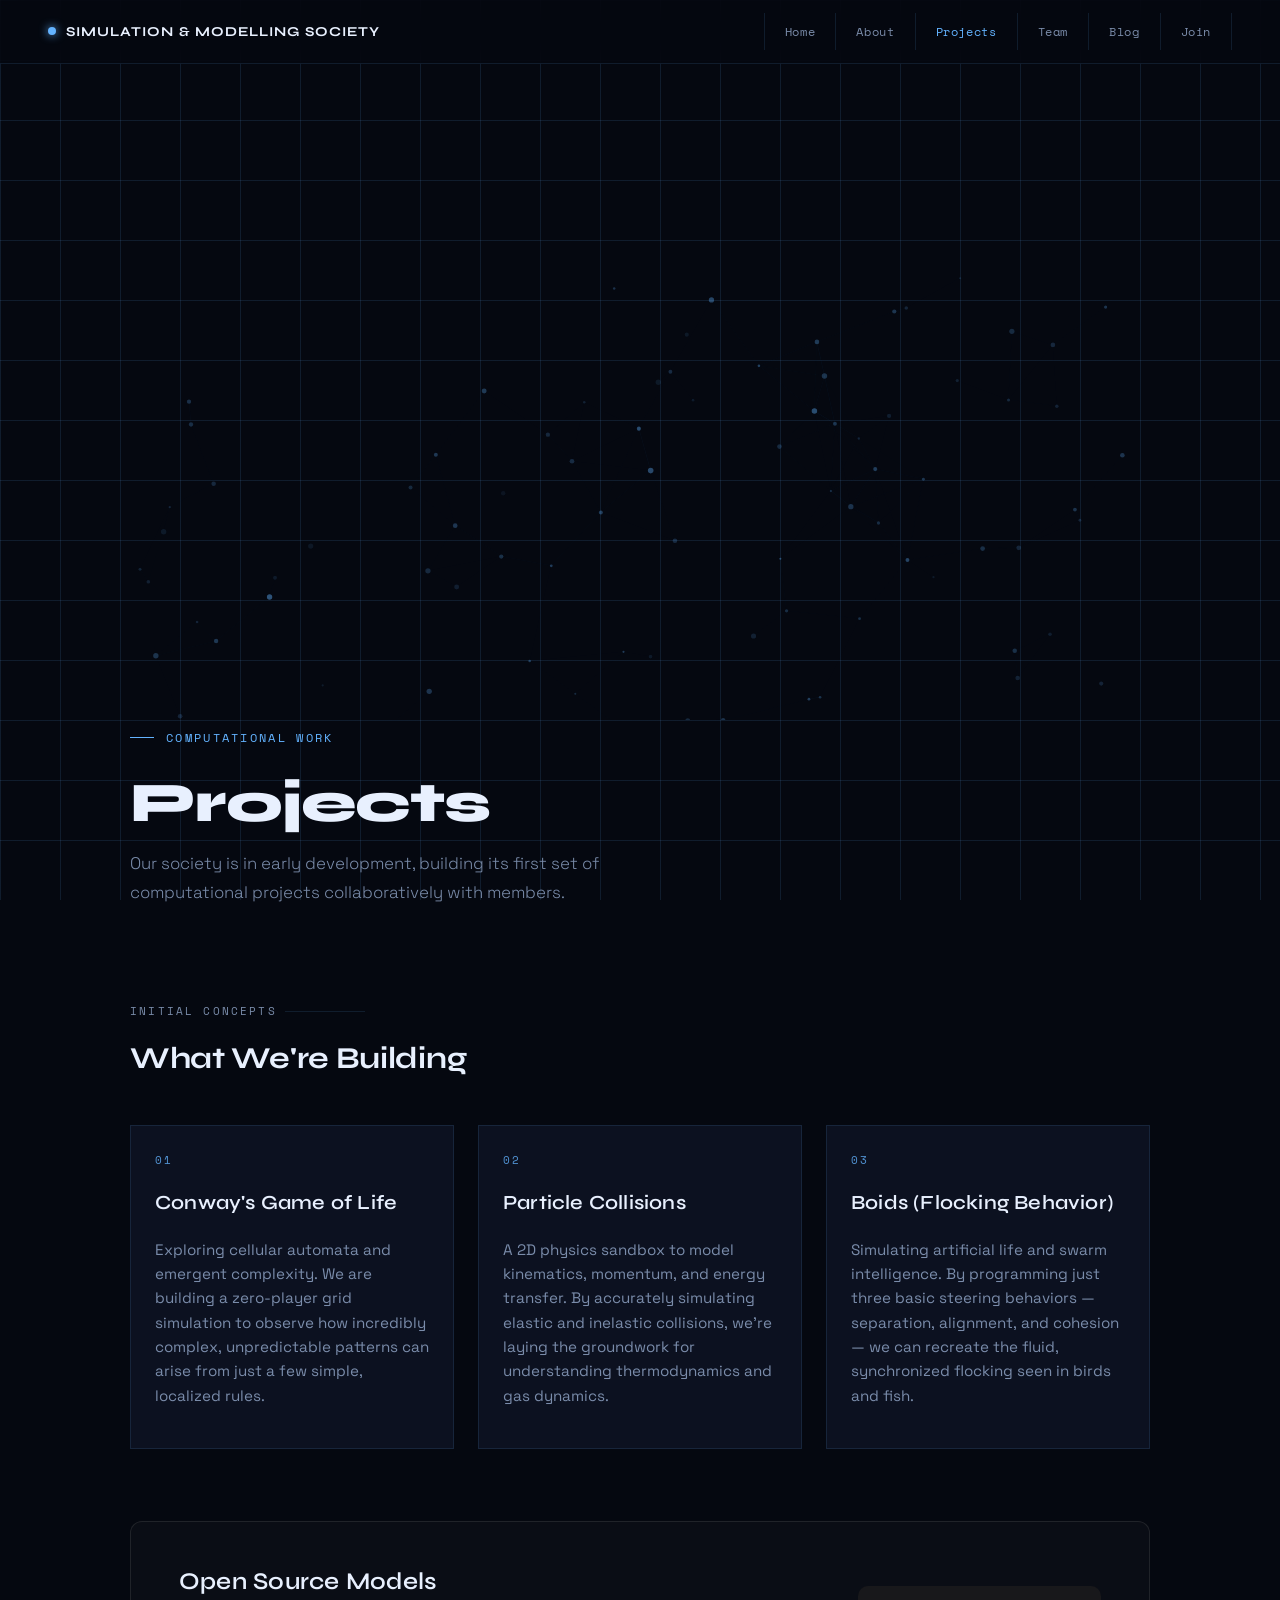
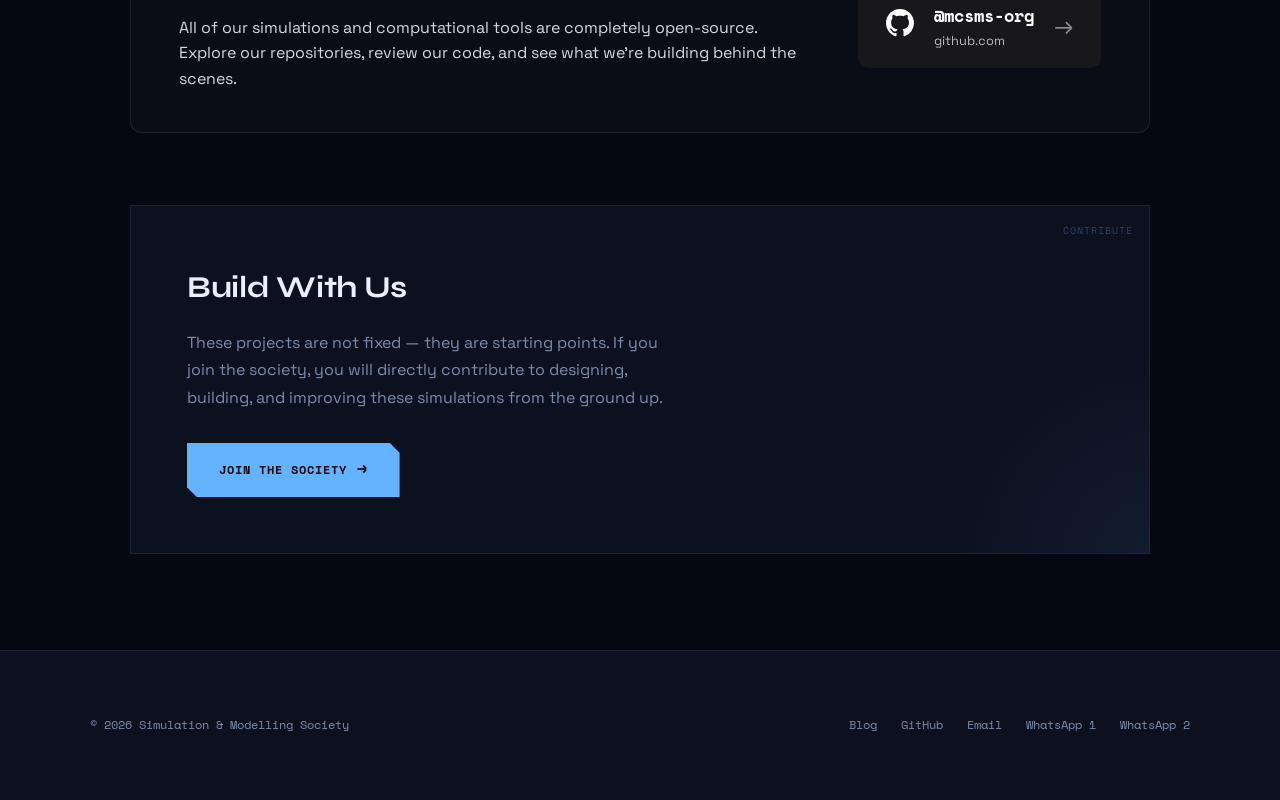
<file: projects.html>
<!DOCTYPE html>
<html lang="en">
<head>
  <meta charset="UTF-8">
  <meta name="viewport" content="width=device-width, initial-scale=1.0">

  <title>Projects | Simulation &amp; Modelling Society (MCSMS)</title>
  <meta name="description" content="Explore the computational and simulation projects being built collaboratively by the Simulation & Modelling Society at Maliyadeva College.">

  <!-- Open Graph / Social Media -->
  <meta property="og:title" content="Projects | Simulation &amp; Modelling Society">
  <meta property="og:description" content="Exploring science, engineering, and computation through hands-on simulation projects.">
  <meta property="og:type" content="website">
  <meta property="og:url" content="https://mcsms-org.github.io/projects.html">
  <meta property="og:image" content="https://mcsms-org.github.io/images/logos/logo.png">

  <!-- Twitter Card Data -->
  <meta name="twitter:card" content="summary_large_image">
  <meta name="twitter:title" content="Projects | Simulation &amp; Modelling Society">
  <meta name="twitter:description" content="Exploring science, engineering, and computation through hands-on simulation projects.">
  <meta name="twitter:image" content="https://mcsms-org.github.io/images/logos/logo.png">

  <!-- Favicon and Styles -->
  <link rel="icon" type="image/png" href="/images/logos/logo.png">
  <link rel="stylesheet" href="/css/style.css">

  <!-- Embedded Component Styles -->
  <style>
    /* Consistent spacing between all major sections to match About page */
    main.container > section,
    .status-card,
    .cta-section {
      margin-top: 4.5rem;
    }

    /* Cleaned up status link styling */
    .status-link {
      color: var(--accent, #0066cc);
      text-decoration: none;
      border-bottom: 1px solid rgba(99, 179, 255, 0.4);
      font-family: var(--font-mono, monospace);
      padding-bottom: 2px;
      transition: border-color 0.2s ease;
    }

    .status-link:hover {
      border-color: var(--accent, #0066cc);
    }

    /* Prevent double-spacing under the hero section */
    .page-title {
      margin-bottom: 0;
      padding-bottom: 1.5rem;
    }
    
    .page-title p {
      margin-bottom: 0;
    }

    @media (max-width: 768px) {
      main.container > section,
      .status-card,
      .cta-section {
        margin-top: 3rem; /* Slightly smaller gap on mobile screens */
      }
    }

    /* --- New GitHub Showcase Banner --- */
    .github-showcase {
      display: grid;
      grid-template-columns: 1fr auto;
      gap: 3rem;
      align-items: center;
      background: rgba(120, 120, 120, 0.05); /* Very subtle gray background */
      border: 1px solid rgba(120, 120, 120, 0.2);
      border-radius: 12px;
      padding: 2.5rem 3rem;
      margin-top: 4.5rem;
    }

    .github-content h3 {
      margin-top: 0;
      margin-bottom: 0.75rem;
      font-size: 1.5rem;
    }

    .github-content p {
      margin: 0;
      opacity: 0.9;
      line-height: 1.6;
    }

    /* The interactive button on the right */
    .github-action-card {
      display: flex;
      align-items: center;
      gap: 1.25rem;
      background: #18181b; /* GitHub dark */
      color: #ffffff;
      padding: 1rem 1.75rem;
      border-radius: 10px;
      text-decoration: none;
      transition: transform 0.2s ease, box-shadow 0.2s ease, background 0.2s ease;
      min-width: 240px;
    }

    .github-action-card:hover {
      transform: translateY(-3px);
      box-shadow: 0 10px 25px rgba(0, 0, 0, 0.15);
      background: #27272a; /* Slightly lighter on hover */
      color: #ffffff;
    }

    .gh-text {
      display: flex;
      flex-direction: column;
      flex-grow: 1;
    }

    .gh-org {
      font-family: var(--font-mono, monospace);
      font-weight: 600;
      font-size: 1.05rem;
    }

    .gh-domain {
      font-size: 0.8rem;
      opacity: 0.7;
    }

    .gh-arrow {
      font-size: 1.5rem;
      opacity: 0.5;
      transition: transform 0.2s ease, opacity 0.2s;
    }

    .github-action-card:hover .gh-arrow {
      transform: translateX(4px);
      opacity: 1;
    }

    /* Mobile Responsiveness */
    @media (max-width: 768px) {
      .github-showcase {
        grid-template-columns: 1fr;
        gap: 2rem;
        padding: 2rem 1.5rem;
      }
      
      .github-action-card {
        width: 100%;
        justify-content: center;
      }
    }
  </style>

  <!-- Structured Data for Search Engines -->
  <script type="application/ld+json">
  {
    "@context": "https://schema.org",
    "@type": "EducationalOrganization",
    "name": "Simulation & Modelling Society",
    "alternateName": "MCSMS",
    "url": "https://mcsms-org.github.io/projects.html",
    "logo": "https://mcsms-org.github.io/images/logos/logo.png",
    "parentOrganization": {
      "@type": "School",
      "name": "Maliyadeva College"
    }
  }
  </script>
</head>

<body>

  <!-- Primary Navigation -->
  <nav aria-label="Main Navigation">
    <a href="/index.html" class="nav-logo">
      <span>Simulation &amp; Modelling Society</span>
    </a>

    <div class="nav-links">
      <a href="/index.html">Home</a>
      <a href="/about.html">About</a>
      <a href="/projects.html" class="active" aria-current="page">Projects</a>
      <a href="/members.html">Team</a>
      <a href="https://mcsms-org.blogspot.com/" target="_blank" rel="noopener noreferrer">Blog</a>
      <a href="/join.html">Join</a>
    </div>
  </nav>

  <main class="container" id="main-content">

    <!-- Hero Header Section -->
    <section class="page-title hero">
      <div class="hero-label">Computational Work</div>
      <h1>Projects</h1>
      <p>
        Our society is in early development, building its first set of computational 
        projects collaboratively with members.
      </p>
    </section>

    <!-- Initial Projects Showcase -->
    <section aria-labelledby="focus-heading">
      <div class="section-header">
        <div class="section-label">Initial Concepts</div>
        <h2 id="focus-heading">What We're Building</h2>
      </div>

      <div class="card-grid">
        
        <!-- Project 1 -->
        <div class="card">
          <span class="card-num">01</span>
          <h3>Conway's Game of Life</h3>
          <p>
            Exploring cellular automata and emergent complexity. We are building a zero-player grid simulation to observe how incredibly complex, unpredictable patterns can arise from just a few simple, localized rules.
          </p>
        </div>

        <!-- Project 2 -->
        <div class="card">
          <span class="card-num">02</span>
          <h3>Particle Collisions</h3>
          <p>
            A 2D physics sandbox to model kinematics, momentum, and energy transfer. By accurately simulating elastic and inelastic collisions, we're laying the groundwork for understanding thermodynamics and gas dynamics.
          </p>
        </div>

        <!-- Project 3 -->
        <div class="card">
          <span class="card-num">03</span>
          <h3>Boids (Flocking Behavior)</h3>
          <p>
            Simulating artificial life and swarm intelligence. By programming just three basic steering behaviors — separation, alignment, and cohesion — we can recreate the fluid, synchronized flocking seen in birds and fish.
          </p>
        </div>

      </div>
    </section>

    <!-- GitHub Status Card -->
    <!-- Enhanced GitHub Repository Showcase -->
    <section class="github-showcase" aria-label="GitHub Repository Link">
      <div class="github-content">
        <h3>Open Source Models</h3>
        <p>
          All of our simulations and computational tools are completely open-source. 
          Explore our repositories, review our code, and see what we're building behind the scenes.
        </p>
      </div>
      
      <a href="https://github.com/mcsms-org" target="_blank" rel="noopener noreferrer" class="github-action-card">
        <div class="gh-icon">
          <!-- Standard GitHub SVG Icon -->
          <svg height="28" width="28" viewBox="0 0 16 16" fill="currentColor">
            <path d="M8 0C3.58 0 0 3.58 0 8c0 3.54 2.29 6.53 5.47 7.59.4.07.55-.17.55-.38 0-.19-.01-.82-.01-1.49-2.01.37-2.53-.49-2.69-.94-.09-.23-.48-.94-.82-1.13-.28-.15-.68-.52-.01-.53.63-.01 1.08.58 1.23.82.72 1.21 1.87.87 2.33.66.07-.52.28-.87.51-1.07-1.78-.2-3.64-.89-3.64-3.95 0-.87.31-1.59.82-2.15-.08-.2-.36-1.02.08-2.12 0 0 .67-.21 2.2.82.64-.18 1.32-.27 2-.27.68 0 1.36.09 2 .27 1.53-1.04 2.2-.82 2.2-.82.44 1.1.16 1.92.08 2.12.51.56.82 1.27.82 2.15 0 3.07-1.87 3.75-3.65 3.95.29.25.54.73.54 1.48 0 1.07-.01 1.93-.01 2.2 0 .21.15.46.55.38A8.013 8.013 0 0016 8c0-4.42-3.58-8-8-8z"></path>
          </svg>
        </div>
        <div class="gh-text">
          <span class="gh-org">@mcsms-org</span>
          <span class="gh-domain">github.com</span>
        </div>
        <span class="gh-arrow">&rarr;</span>
      </a>
    </section>

    <!-- Call to Action -->
    <section class="cta-section" aria-label="Join Call to Action">
      <span class="corner-mark">CONTRIBUTE</span>
      <h2>Build With Us</h2>
      <p>
        These projects are not fixed — they are starting points. If you join the society, 
        you will directly contribute to designing, building, and improving these 
        simulations from the ground up.
      </p>
      <a href="/join.html" class="btn">Join the Society</a>
    </section>

  </main>

  <!-- Footer -->
  <footer class="footer" aria-label="Footer Navigation">
    <div class="footer-content">
      <p>&copy; 2026 Simulation &amp; Modelling Society</p>

      <div class="footer-links">
        <a href="https://mcsms-org.blogspot.com/" target="_blank" rel="noopener noreferrer">Blog</a>
        <a href="https://github.com/mcsms-org" target="_blank" rel="noopener noreferrer">GitHub</a>
        <a href="mailto:simulationandmodellingsociety@gmail.com">Email</a>
        <a href="https://wa.me/94710638587" target="_blank" rel="noopener noreferrer" aria-label="WhatsApp Contact 1">WhatsApp 1</a>
        <a href="https://wa.me/94776526043" target="_blank" rel="noopener noreferrer" aria-label="WhatsApp Contact 2">WhatsApp 2</a>
      </div>
    </div>
  </footer>

  <script src="/main.js" defer></script>
</body>
</html>
</file>
<file: css/style.css>
@import url('https://fonts.googleapis.com/css2?family=Space+Grotesk:wght@300;400;500;600;700&family=Space+Mono:ital,wght@0,400;0,700;1,400&family=Syne:wght@400;600;700;800&display=swap');

:root {
  --bg: #050810;
  --surface: #0c1120;
  --surface-2: #111827;
  --border: rgba(99, 179, 255, 0.12);
  --border-bright: rgba(99, 179, 255, 0.3);
  --text: #e8f0fe;
  --muted: #7a8caa;
  --accent: #63b3ff;
  --accent-dim: rgba(99, 179, 255, 0.15);
  --accent-2: #a78bfa;
  --glow: rgba(99, 179, 255, 0.08);
  --font-display: 'Syne', sans-serif;
  --font-body: 'Space Grotesk', sans-serif;
  --font-mono: 'Space Mono', monospace;
}

*, *::before, *::after { box-sizing: border-box; margin: 0; padding: 0; }

html { scroll-behavior: smooth; }

body {
  background-color: var(--bg);
  color: var(--text);
  font-family: var(--font-body);
  font-size: 16px;
  line-height: 1.7;
  min-height: 100vh;
  overflow-x: hidden;
}

/* Subtle grid background */
body::before {
  content: '';
  position: fixed;
  inset: 0;
  background-image:
    linear-gradient(var(--border) 1px, transparent 1px),
    linear-gradient(90deg, var(--border) 1px, transparent 1px);
  background-size: 60px 60px;
  pointer-events: none;
  z-index: 0;
}

/* Nav */
nav {
  position: sticky;
  top: 0;
  z-index: 100;
  padding: 0 3rem;
  height: 64px;
  display: flex;
  align-items: center;
  justify-content: space-between;
  background: rgba(5, 8, 16, 0.85);
  backdrop-filter: blur(16px);
  border-bottom: 1px solid var(--border);
}

.nav-logo {
  font-family: var(--font-display);
  font-size: 0.85rem;
  font-weight: 700;
  letter-spacing: 0.08em;
  text-transform: uppercase;
  color: var(--text);
  text-decoration: none;
  display: flex;
  align-items: center;
  gap: 0.6rem;
}

.nav-logo::before {
  content: '';
  display: block;
  width: 8px;
  height: 8px;
  background: var(--accent);
  border-radius: 50%;
  box-shadow: 0 0 10px var(--accent);
  flex-shrink: 0;
}

.nav-links {
  display: flex;
  align-items: center;
  gap: 0;
}

.nav-links a {
  color: var(--muted);
  text-decoration: none;
  font-family: var(--font-mono);
  font-size: 0.78rem;
  letter-spacing: 0.05em;
  padding: 0.5rem 1.25rem;
  border-left: 1px solid var(--border);
  transition: color 0.2s, background 0.2s;
}

.nav-links a:last-child { border-right: 1px solid var(--border); }
.nav-links a:hover { color: var(--accent); background: var(--accent-dim); }
.nav-links a.active { color: var(--accent); }

/* Layout */
.container {
  position: relative;
  z-index: 1;
  max-width: 1100px;
  margin: 0 auto;
  padding: 0 2.5rem 6rem;
}

/* Hero */
.hero {
  padding: 7rem 0 5rem;
  position: relative;
}

.hero-label {
  font-family: var(--font-mono);
  font-size: 0.72rem;
  letter-spacing: 0.2em;
  text-transform: uppercase;
  color: var(--accent);
  margin-bottom: 1.5rem;
  display: flex;
  align-items: center;
  gap: 0.75rem;
}

.hero-label::before {
  content: '';
  display: block;
  width: 24px;
  height: 1px;
  background: var(--accent);
}

.hero h1 {
  font-family: var(--font-display);
  font-size: clamp(2.8rem, 6vw, 5rem);
  font-weight: 800;
  line-height: 1.05;
  color: var(--text);
  margin-bottom: 1.5rem;
  letter-spacing: -0.02em;
}

.hero h1 span {
  color: var(--accent);
  display: block;
}

.hero p {
  font-size: 1.15rem;
  color: var(--muted);
  max-width: 560px;
  margin-bottom: 2.5rem;
  font-weight: 300;
}

.hero-accent-text {
  font-family: var(--font-mono);
  font-size: 0.88rem;
  color: var(--accent);
  margin-bottom: 2.5rem;
  display: block;
}

/* Buttons */
.btn {
  display: inline-flex;
  align-items: center;
  gap: 0.6rem;
  padding: 0.85rem 2rem;
  background: var(--accent);
  color: #050810;
  text-decoration: none;
  font-family: var(--font-mono);
  font-size: 0.78rem;
  font-weight: 700;
  letter-spacing: 0.08em;
  text-transform: uppercase;
  border: none;
  cursor: pointer;
  clip-path: polygon(0 0, calc(100% - 10px) 0, 100% 10px, 100% 100%, 10px 100%, 0 calc(100% - 10px));
  transition: opacity 0.2s, transform 0.2s;
}

.btn:hover { opacity: 0.9; transform: translateY(-1px); }

.btn::after {
  content: '\2192';
  font-size: 1rem;
}

.btn-outline {
  background: transparent;
  color: var(--accent);
  border: 1px solid var(--border-bright);
  clip-path: polygon(0 0, calc(100% - 10px) 0, 100% 10px, 100% 100%, 10px 100%, 0 calc(100% - 10px));
}

.btn-outline:hover { background: var(--accent-dim); }

/* Section headers */
.section-header {
  margin-bottom: 2.5rem;
}

.section-label {
  font-family: var(--font-mono);
  font-size: 0.68rem;
  letter-spacing: 0.2em;
  text-transform: uppercase;
  color: var(--muted);
  margin-bottom: 0.75rem;
  display: flex;
  align-items: center;
  gap: 0.5rem;
}

.section-label::after {
  content: '';
  flex: 1;
  height: 1px;
  background: var(--border);
  max-width: 80px;
}

h2 {
  font-family: var(--font-display);
  font-size: 1.9rem;
  font-weight: 700;
  color: var(--text);
  letter-spacing: -0.01em;
}

h3 {
  font-family: var(--font-display);
  font-size: 1rem;
  font-weight: 600;
  color: var(--text);
  letter-spacing: 0.01em;
}

/* Card Grid */
.card-grid {
  display: grid;
  grid-template-columns: repeat(auto-fit, minmax(260px, 1fr));
  gap: 1.5rem;
  background: transparent;
  border: none;
}

.card {
  background: var(--surface);
  padding: 1.5rem;
  position: relative;
  transition: all 0.3s ease;
  border: 1px solid var(--border);
  display: flex;
  flex-direction: column;
  gap: 0.6rem;
}

.card:hover { 
  background: var(--surface-2); 
  border-color: var(--accent);
  transform: translateY(-5px);
  box-shadow: 0 10px 20px rgba(0,0,0,0.2);
}

.card-num {
  font-family: var(--font-mono);
  font-size: 0.7rem;
  color: var(--accent);
  letter-spacing: 0.15em;
  margin-bottom: 0.5rem;
  display: block;
  opacity: 0.8;
}

.card h3 { 
  margin-bottom: 0.5rem; 
  font-family: var(--font-display);
  font-size: 1.25rem;
}

.card p {
  color: var(--muted);
  font-size: 0.95rem;
  line-height: 1.6;
  margin-bottom: 1rem;
  flex-grow: 1;
}

.card-tag {
  display: inline-block;
  font-family: var(--font-mono);
  font-size: 0.65rem;
  letter-spacing: 0.12em;
  text-transform: uppercase;
  color: var(--accent);
  background: var(--accent-dim);
  padding: 0.3rem 0.7rem;
  align-self: flex-start;
}

/* Status card */
.status-card {
  background: var(--surface);
  border: 1px solid var(--border);
  padding: 2.5rem;
  position: relative;
  overflow: hidden;
}

.status-card::before {
  content: '';
  position: absolute;
  left: 0;
  top: 0;
  bottom: 0;
  width: 3px;
  background: var(--accent);
}

.status-card p { color: var(--muted); line-height: 1.8; }

/* Footer */
.footer {
  padding: 4rem 3rem;
  border-top: 1px solid var(--border);
  background: var(--surface);
  color: var(--muted);
  font-family: var(--font-mono);
  font-size: 0.75rem;
}

.footer-content {
  display: flex;
  justify-content: space-between;
  align-items: center;
  max-width: 1100px;
  margin: 0 auto;
}

.footer-links {
  display: flex;
  gap: 1.5rem;
}

.footer-links a {
  color: var(--muted);
  text-decoration: none;
  transition: color 0.2s;
}

.footer-links a:hover { color: var(--accent); }

@media (max-width: 680px) {
  .footer-content { flex-direction: column; gap: 2rem; text-align: center; }
}


/* TOC Sidebar */
.toc-container { position: relative; display: flex; gap: 4rem; }
.toc-sidebar {
  width: 260px;
  flex-shrink: 0;
  position: sticky;
  top: 120px;
  height: calc(100vh - 200px);
}
.toc-sidebar h4 {
  font-family: var(--font-mono);
  font-size: 0.65rem;
  text-transform: uppercase;
  letter-spacing: 0.15em;
  color: var(--muted);
  margin-bottom: 1.5rem;
}
.toc-list { list-style: none; border-left: 1px solid var(--border); }
.toc-item { margin: 0.75rem 0; }
.toc-link {
  display: block;
  font-family: var(--font-body);
  font-size: 0.9rem;
  color: var(--muted);
  text-decoration: none;
  padding: 0.25rem 0 0.25rem 1rem;
  border-left: 2px solid transparent;
  transition: all 0.2s;
}
.toc-link:hover { color: var(--accent); }
.toc-link.active {
  color: var(--accent);
  border-left-color: var(--accent);
  font-weight: 500;
}

.mobile-toc { 
  display: none; margin-bottom: 2rem; border: 1px solid var(--border); 
  background: var(--surface); padding: 1.25rem; 
}
.mobile-toc select {
  width: 100%; background: var(--bg); color: var(--text); border: 1px solid var(--border);
  padding: 0.5rem; font-family: var(--font-mono); font-size: 0.8rem;
}

@media (max-width: 1024px) {
  .toc-sidebar { display: none; }
  .mobile-toc { display: block; }
}

.page-title h1 {
  font-family: var(--font-display);
  font-size: clamp(2.2rem, 5vw, 3.5rem);
  font-weight: 800;
  line-height: 1.1;
  letter-spacing: -0.02em;
  color: var(--text);
  margin-bottom: 1rem;
}

.page-title p { color: var(--muted); font-size: 1.05rem; max-width: 560px; }

/* Stepper Styles */
#stepper {
  min-height: 400px;
  margin-bottom: 2rem;
}

.step {
  display: none;
  padding: 3rem;
  border: 1px solid var(--border);
  background: var(--surface);
  border-radius: 12px;
  animation: fadeUp 0.5s ease-out;
}

.step.active {
  display: block;
}

.step h3 {
  font-size: 1.5rem;
  margin-bottom: 1.5rem;
  color: var(--accent);
}

.step p { margin-bottom: 1rem; color: var(--text); }
.step ul, .step ol { margin-left: 1.5rem; margin-bottom: 1rem; color: var(--muted); }
.step code { 
  background: var(--bg); padding: 0.2rem 0.4rem; border-radius: 4px;
  color: var(--accent); font-family: var(--font-mono); 
}
.step pre {
  background: var(--bg); padding: 1.5rem; border-radius: 8px;
  overflow-x: auto; margin: 1rem 0; border: 1px solid var(--border);
}

.step-controls {
  display: flex;
  justify-content: space-between;
  align-items: center;
  padding: 1.5rem;
  border: 1px solid var(--border);
  background: var(--surface);
  border-radius: 12px;
}

.step-controls button {
  background: var(--accent);
  color: #050810;
  border: none;
  padding: 0.8rem 1.5rem;
  cursor: pointer;
  font-family: var(--font-mono);
  font-weight: 700;
  text-transform: uppercase;
  letter-spacing: 0.1em;
  font-size: 0.75rem;
  transition: opacity 0.2s;
}

.step-controls button:hover:not(:disabled) { opacity: 0.8; }
.step-controls button:disabled { opacity: 0.3; cursor: not-allowed; }

#stepIndicator {
  font-family: var(--font-mono);
  font-size: 0.8rem;
  color: var(--muted);
  font-weight: 600;
}

/* Why join grid */
.why-grid {
  display: grid;
  grid-template-columns: repeat(4, 1fr);
  gap: 1px;
  background: var(--border);
  border: 1px solid var(--border);
  margin-top: 2rem;
}

.why-card {
  background: var(--surface);
  padding: 2rem 1.5rem;
  transition: background 0.2s;
}

.why-card:hover { background: var(--surface-2); }

.why-icon {
  font-family: var(--font-mono);
  font-size: 1.4rem;
  color: var(--accent);
  margin-bottom: 1rem;
  display: block;
}

.why-card h3 {
  font-size: 0.9rem;
  font-weight: 700;
  letter-spacing: 0.05em;
  text-transform: uppercase;
  margin-bottom: 0.5rem;
}

.why-card p { color: var(--muted); font-size: 0.85rem; }

/* Resource link */
.resource-link {
  display: inline-flex;
  align-items: center;
  gap: 0.5rem;
  margin-top: 1.25rem;
  font-family: var(--font-mono);
  font-size: 0.72rem;
  letter-spacing: 0.06em;
  color: var(--accent);
  text-decoration: none;
  border-bottom: 1px solid rgba(99, 179, 255, 0.25);
  padding-bottom: 2px;
  transition: border-color 0.2s, gap 0.2s;
}

.resource-link:hover {
  border-color: var(--accent);
  gap: 0.75rem;
}

.resource-link-arrow {
  font-size: 0.85rem;
  transition: transform 0.2s;
}

.resource-link:hover .resource-link-arrow { transform: translate(2px, -2px); }
.cta-section {
  margin-top: 5rem;
  border: 1px solid var(--border);
  background: var(--surface);
  padding: 3.5rem;
  position: relative;
  overflow: hidden;
}

.cta-section::after {
  content: '';
  position: absolute;
  bottom: 0; right: 0;
  width: 200px; height: 200px;
  background: radial-gradient(circle at bottom right, rgba(99,179,255,0.07), transparent 70%);
  pointer-events: none;
}

.cta-section h2 { margin-bottom: 1rem; }
.cta-section p { color: var(--muted); max-width: 480px; margin-bottom: 2rem; }

/* Decorative corner */
.corner-mark {
  position: absolute;
  top: 1rem; right: 1rem;
  font-family: var(--font-mono);
  font-size: 0.6rem;
  color: var(--border-bright);
  letter-spacing: 0.1em;
}

/* Hero corner deco */
.hero-deco {
  position: absolute;
  right: 0;
  top: 4rem;
  width: 320px;
  height: 320px;
  opacity: 0.25;
  pointer-events: none;
}

/* ── Page-specific Spacing Adjustments ───────────────────── */
.page-spaced .container { padding-top: 4rem; padding-bottom: 8rem; }
.page-spaced section { margin-top: 6rem; }
.page-spaced .page-title { margin-bottom: 4rem; }
.page-spaced .status-card { margin-top: 2rem; margin-bottom: 2rem; padding: 3rem; }
.page-spaced .cta-section { margin-top: 8rem; padding: 5rem; }
.page-spaced .card-grid { gap: 2.5rem; }
.page-spaced .why-grid { margin-top: 4rem; gap: 2rem; border: none; background: transparent; }
.page-spaced .why-card { border: 1px solid var(--border); padding: 3rem 2rem; }

@media (max-width: 680px) {
  .page-spaced .container { padding-top: 2rem; padding-bottom: 4rem; }
  .page-spaced section { margin-top: 4rem; }
  .page-spaced .cta-section { padding: 3rem 2rem; }
}

/* ── Keyframes ───────────────────────────────────────────── */
@keyframes fadeUp {
  from { opacity: 0; transform: translateY(28px); }
  to   { opacity: 1; transform: translateY(0); }
}
@keyframes scanLine {
  0%   { top: -6px; opacity: 0; }
  8%   { opacity: 1; }
  92%  { opacity: 1; }
  100% { top: calc(100% + 6px); opacity: 0; }
}
@keyframes cursorBlink {
  0%, 100% { opacity: 1; }
  50%       { opacity: 0; }
}
@keyframes glitchA {
  0%   { clip-path: inset(0 0 95% 0);  transform: translate(-3px, 0); }
  20%  { clip-path: inset(30% 0 50% 0); transform: translate(3px, 0); }
  40%  { clip-path: inset(60% 0 20% 0); transform: translate(-2px, 0); }
  60%  { clip-path: inset(80% 0 5% 0);  transform: translate(2px, 0); }
  80%  { clip-path: inset(10% 0 75% 0); transform: translate(-1px, 0); }
  100% { clip-path: inset(0 0 95% 0);  transform: translate(0, 0); }
}
@keyframes glitchB {
  0%   { clip-path: inset(50% 0 30% 0); transform: translate(4px, 0); }
  25%  { clip-path: inset(10% 0 70% 0); transform: translate(-4px, 0); }
  50%  { clip-path: inset(75% 0 10% 0); transform: translate(2px, 0); }
  75%  { clip-path: inset(20% 0 60% 0); transform: translate(-2px, 0); }
  100% { clip-path: inset(50% 0 30% 0); transform: translate(0, 0); }
}

/* ── Hero load animation ─────────────────────────────────── */
.hero { animation: fadeUp 0.7s ease-out both; }

/* ── Glitch text effect ──────────────────────────────────── */
.glitch-text { position: relative; }

.glitch-text::before,
.glitch-text::after {
  content: attr(data-text);
  position: absolute;
  inset: 0;
  opacity: 0;
  pointer-events: none;
  font-family: inherit;
  font-size: inherit;
  font-weight: inherit;
  line-height: inherit;
  white-space: pre-wrap;
}

.glitch-text::before { color: #ff4ecd; }
.glitch-text::after  { color: var(--accent); }

.glitch-burst::before {
  opacity: 0.75;
  animation: glitchA 0.08s steps(1) 3;
}
.glitch-burst::after {
  opacity: 0.75;
  animation: glitchB 0.08s steps(1) 3;
}

/* ── Typewriter widget ───────────────────────────────────── */
.typewriter-wrap {
  display: flex;
  align-items: center;
  gap: 0.25rem;
  margin: 1rem 0 2rem;
  min-height: 1.4rem;
}

.typewriter-prefix {
  font-family: var(--font-mono);
  font-size: 0.75rem;
  color: var(--muted);
  letter-spacing: 0.06em;
  white-space: nowrap;
}

.typewriter-text {
  font-family: var(--font-mono);
  font-size: 0.75rem;
  color: var(--accent);
  letter-spacing: 0.06em;
}

.typewriter-cursor {
  font-family: var(--font-mono);
  font-size: 0.75rem;
  color: var(--accent);
  animation: cursorBlink 0.9s step-end infinite;
  margin-left: 1px;
}

/* ── Card cursor-glow ────────────────────────────────────── */
.card, .why-card {
  position: relative;
  overflow: hidden;
}

.card::after, .why-card::after {
  content: '';
  position: absolute;
  inset: 0;
  background: radial-gradient(
    circle 120px at var(--mx, 50%) var(--my, 50%),
    rgba(99, 179, 255, 0.09),
    transparent 70%
  );
  opacity: 0;
  transition: opacity 0.3s ease;
  pointer-events: none;
}

.card.card-lit::after, .why-card.card-lit::after { opacity: 1; }

/* Scan-line sweep on hover */
.card::before, .why-card::before {
  content: '';
  position: absolute;
  left: 0;
  right: 0;
  height: 1px;
  background: linear-gradient(90deg, transparent, rgba(99, 179, 255, 0.4), transparent);
  top: -6px;
  opacity: 0;
  pointer-events: none;
  z-index: 2;
  transition: none;
}

.card:hover::before, .why-card:hover::before {
  animation: scanLine 0.7s ease-in-out forwards;
}

/* ── Nav scroll behaviour ────────────────────────────────── */
nav {
  transition: height 0.3s ease, background 0.3s ease, transform 0.35s ease;
}

.nav-scrolled {
  height: 52px !important;
  background: rgba(5, 8, 16, 0.96) !important;
}

.nav-hidden { transform: translateY(-100%); }
.nav-visible { transform: translateY(0); }

/* ── Canvas particle layer ───────────────────────────────── */
.hero { isolation: isolate; }

.hero-canvas {
  position: absolute;
  inset: 0;
  width: 100%;
  height: 100%;
  pointer-events: none;
  z-index: 0;
  opacity: 0.9;
}

.hero > * { position: relative; z-index: 1; }

/* ── Scroll reveal ───────────────────────────────────────── */
.reveal-pending {
  opacity: 0;
  transform: translateY(20px);
  transition: opacity 0.55s ease, transform 0.55s ease;
}

.reveal-pending.revealed {
  opacity: 1;
  transform: translateY(0);
}

/* Stagger cards inside grids */
.card-grid .reveal-pending:nth-child(2) { transition-delay: 0.07s; }
.card-grid .reveal-pending:nth-child(3) { transition-delay: 0.14s; }
.card-grid .reveal-pending:nth-child(4) { transition-delay: 0.21s; }
.card-grid .reveal-pending:nth-child(5) { transition-delay: 0.28s; }
.card-grid .reveal-pending:nth-child(6) { transition-delay: 0.35s; }
.why-grid .reveal-pending:nth-child(2) { transition-delay: 0.07s; }
.why-grid .reveal-pending:nth-child(3) { transition-delay: 0.14s; }
.why-grid .reveal-pending:nth-child(4) { transition-delay: 0.21s; }

/* ── Hamburger button (hidden on desktop) ────────────────── */
.nav-hamburger {
  display: none;
  flex-direction: column;
  justify-content: center;
  gap: 5px;
  background: none;
  border: 1px solid var(--border);
  padding: 8px 10px;
  cursor: pointer;
  margin-left: auto;
  flex-shrink: 0;
}

.nav-hamburger span {
  display: block;
  width: 20px;
  height: 1.5px;
  background: var(--muted);
  transition: transform 0.25s, opacity 0.25s;
}

.nav-hamburger.is-open span:nth-child(1) { transform: translateY(6.5px) rotate(45deg); }
.nav-hamburger.is-open span:nth-child(2) { opacity: 0; }
.nav-hamburger.is-open span:nth-child(3) { transform: translateY(-6.5px) rotate(-45deg); }

/* ── Responsive — Tablet (≤900px) ────────────────────────── */
@media (max-width: 900px) {
  .container { max-width: 100%; }

  .hero h1 { font-size: clamp(2.2rem, 5.5vw, 3.5rem); }

  .card-grid { grid-template-columns: repeat(auto-fill, minmax(240px, 1fr)); }

  .why-grid { grid-template-columns: 1fr 1fr; }

  .cta-section { padding: 2.5rem; }
}

/* ── Responsive — Mobile (≤680px) ────────────────────────── */
@media (max-width: 680px) {
  /* Nav: show hamburger, hide links by default */
  nav {
    padding: 0 1.25rem;
    flex-wrap: wrap;
    height: auto;
    min-height: 56px;
    gap: 0;
  }

  .nav-logo { padding: 0.85rem 0; font-size: 0.78rem; }

  .nav-hamburger { display: flex; }

  .nav-links {
    display: none;
    width: 100%;
    flex-direction: column;
    border-top: 1px solid var(--border);
    background: rgba(5, 8, 16, 0.97);
    padding: 0.5rem 0 1rem;
  }

  .nav-links.nav-open { display: flex; }

  .nav-links a {
    border: none;
    border-bottom: 1px solid var(--border);
    padding: 0.85rem 1.25rem;
    font-size: 0.82rem;
    margin: 0;
  }

  .nav-links a:last-child { border-right: none; }

  /* Hero */
  .hero { padding: 3.5rem 0 3rem; }
  .hero h1 { font-size: clamp(2rem, 8vw, 2.8rem); }
  .hero p { font-size: 1rem; }
  .hero-deco { display: none; }

  /* Container */
  .container { padding: 0 1.1rem 4rem; }

  /* Sections */
  section { margin-top: 3.5rem; }

  /* Page title */
  .page-title { padding: 3rem 0 2.5rem; }
  .page-title h1 { font-size: clamp(2rem, 8vw, 2.8rem); }

  /* Card grid: single column on small screens */
  .card-grid { grid-template-columns: 1fr; }

  /* Why grid: 2 col on mobile still fits */
  .why-grid { grid-template-columns: 1fr 1fr; }

  /* CTA */
  .cta-section { padding: 2rem 1.5rem; }
  .cta-section h2 { font-size: 1.4rem; }

  /* Status card */
  .status-card { padding: 1.75rem 1.5rem; }

  /* Buttons */
  .btn { padding: 0.85rem 1.5rem; font-size: 0.72rem; }

  h2 { font-size: 1.5rem; }
}

/* ── Responsive — Small mobile (≤400px) ──────────────────── */
/* Tutorial/Wiki Pagination Styles */
.toc-content section {
  display: none;
  animation: fadeUp 0.4s ease-out;
}

.toc-content section.active {
  display: block;
}

.tutorial-nav {
  display: flex;
  justify-content: space-between;
  align-items: center;
  margin-top: 4rem;
  padding-top: 2rem;
  border-top: 1px solid var(--border);
}

.tutorial-nav .btn-prev {
  background: transparent;
  color: var(--muted);
  border: 1px solid var(--border);
}

.tutorial-nav .btn-prev:hover {
  background: var(--accent-dim);
  color: var(--accent);
}

.toc-sidebar .toc-link.active {
  background: var(--accent-dim);
  border-radius: 4px;
}


/* Members page */
.members-hero {
  display: grid;
  grid-template-columns: minmax(0, 1fr) 280px;
  gap: 2rem;
  align-items: end;
}

.members-hero-panel {
  border: 1px solid var(--border);
  background:
    linear-gradient(135deg, rgba(99, 179, 255, 0.08), transparent 55%),
    var(--surface);
  padding: 1.5rem;
  display: grid;
  grid-template-columns: 1fr 1fr;
  gap: 0.75rem;
}

.members-hero-panel span {
  border: 1px solid var(--border);
  color: var(--accent);
  font-family: var(--font-mono);
  font-size: 0.68rem;
  letter-spacing: 0.1em;
  text-transform: uppercase;
  text-align: center;
  padding: 0.75rem 0.5rem;
  background: rgba(5, 8, 16, 0.35);
}

.member-grid {
  display: grid;
  grid-template-columns: repeat(auto-fit, minmax(240px, 1fr));
  gap: 1.5rem;
}

.member-card {
  background: var(--surface);
  border: 1px solid var(--border);
  padding: 2rem;
  position: relative;
  overflow: hidden;
  transition: transform 0.25s ease, border-color 0.25s ease, background 0.25s ease;
}

.member-card::before {
  content: '';
  position: absolute;
  inset: 0 0 auto;
  height: 2px;
  background: linear-gradient(90deg, var(--accent), transparent);
  opacity: 0.75;
}

.member-card:hover {
  background: var(--surface-2);
  border-color: var(--border-bright);
  transform: translateY(-4px);
}

.member-avatar {
  width: 64px;
  height: 64px;
  background: var(--accent-dim);
  border: 1px solid var(--border-bright);
  display: flex;
  align-items: center;
  justify-content: center;
  font-family: var(--font-mono);
  font-weight: 700;
  color: var(--accent);
  margin-bottom: 1.25rem;
  clip-path: polygon(0 0, calc(100% - 10px) 0, 100% 10px, 100% 100%, 10px 100%, 0 calc(100% - 10px));
}

.member-role {
  font-family: var(--font-mono);
  font-size: 0.72rem;
  color: var(--accent);
  letter-spacing: 0.08em;
  text-transform: uppercase;
  display: block;
  margin-bottom: 0.75rem;
}

.member-bio {
  color: var(--muted);
  font-size: 0.92rem;
  margin-top: 0.75rem;
}

@media (max-width: 760px) {
  .members-hero {
    grid-template-columns: 1fr;
    align-items: start;
  }

  .members-hero-panel {
    grid-template-columns: 1fr 1fr;
  }
}

.committee-grid .member-card {
  min-height: 190px;
}

.committee-grid .member-card h3 {
  font-size: 1.12rem;
  line-height: 1.45;
  word-break: normal;
}

@media (max-width: 420px) {
  .members-hero-panel {
    grid-template-columns: 1fr;
  }
}
</file>
